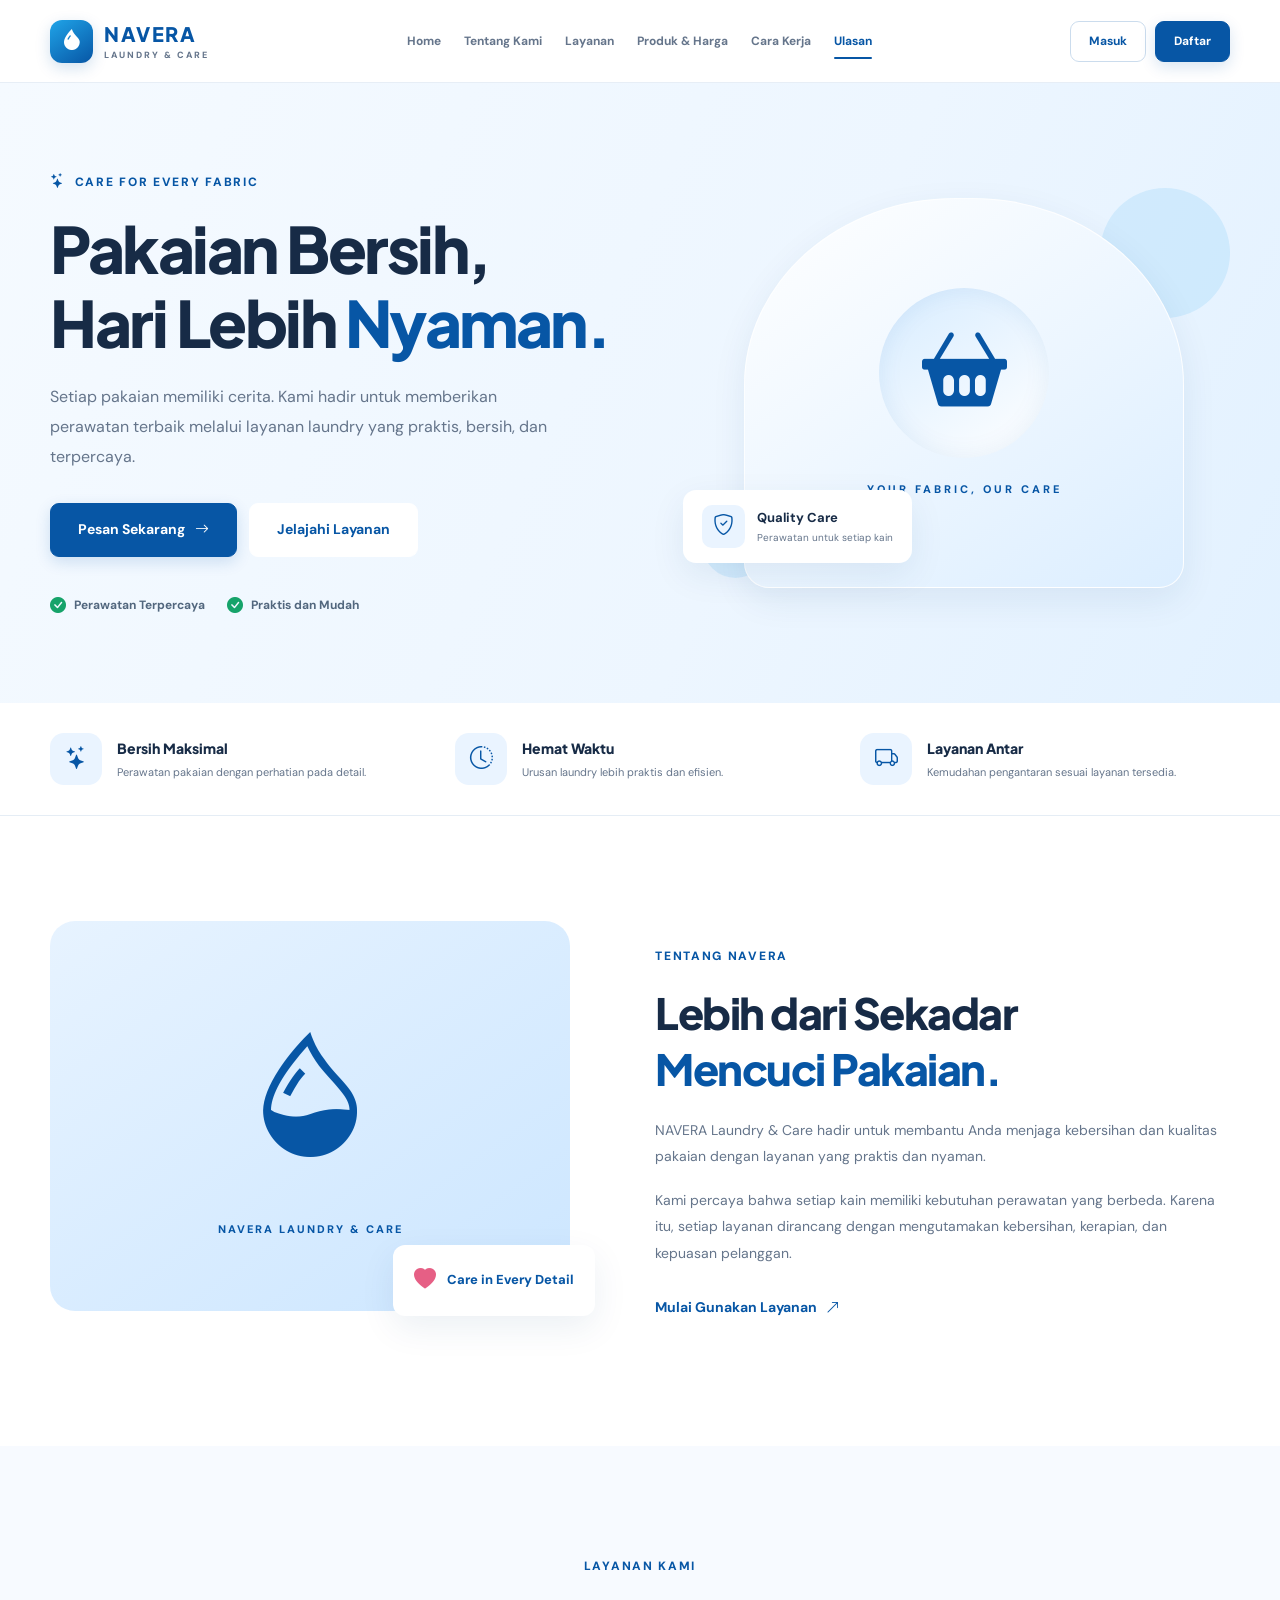
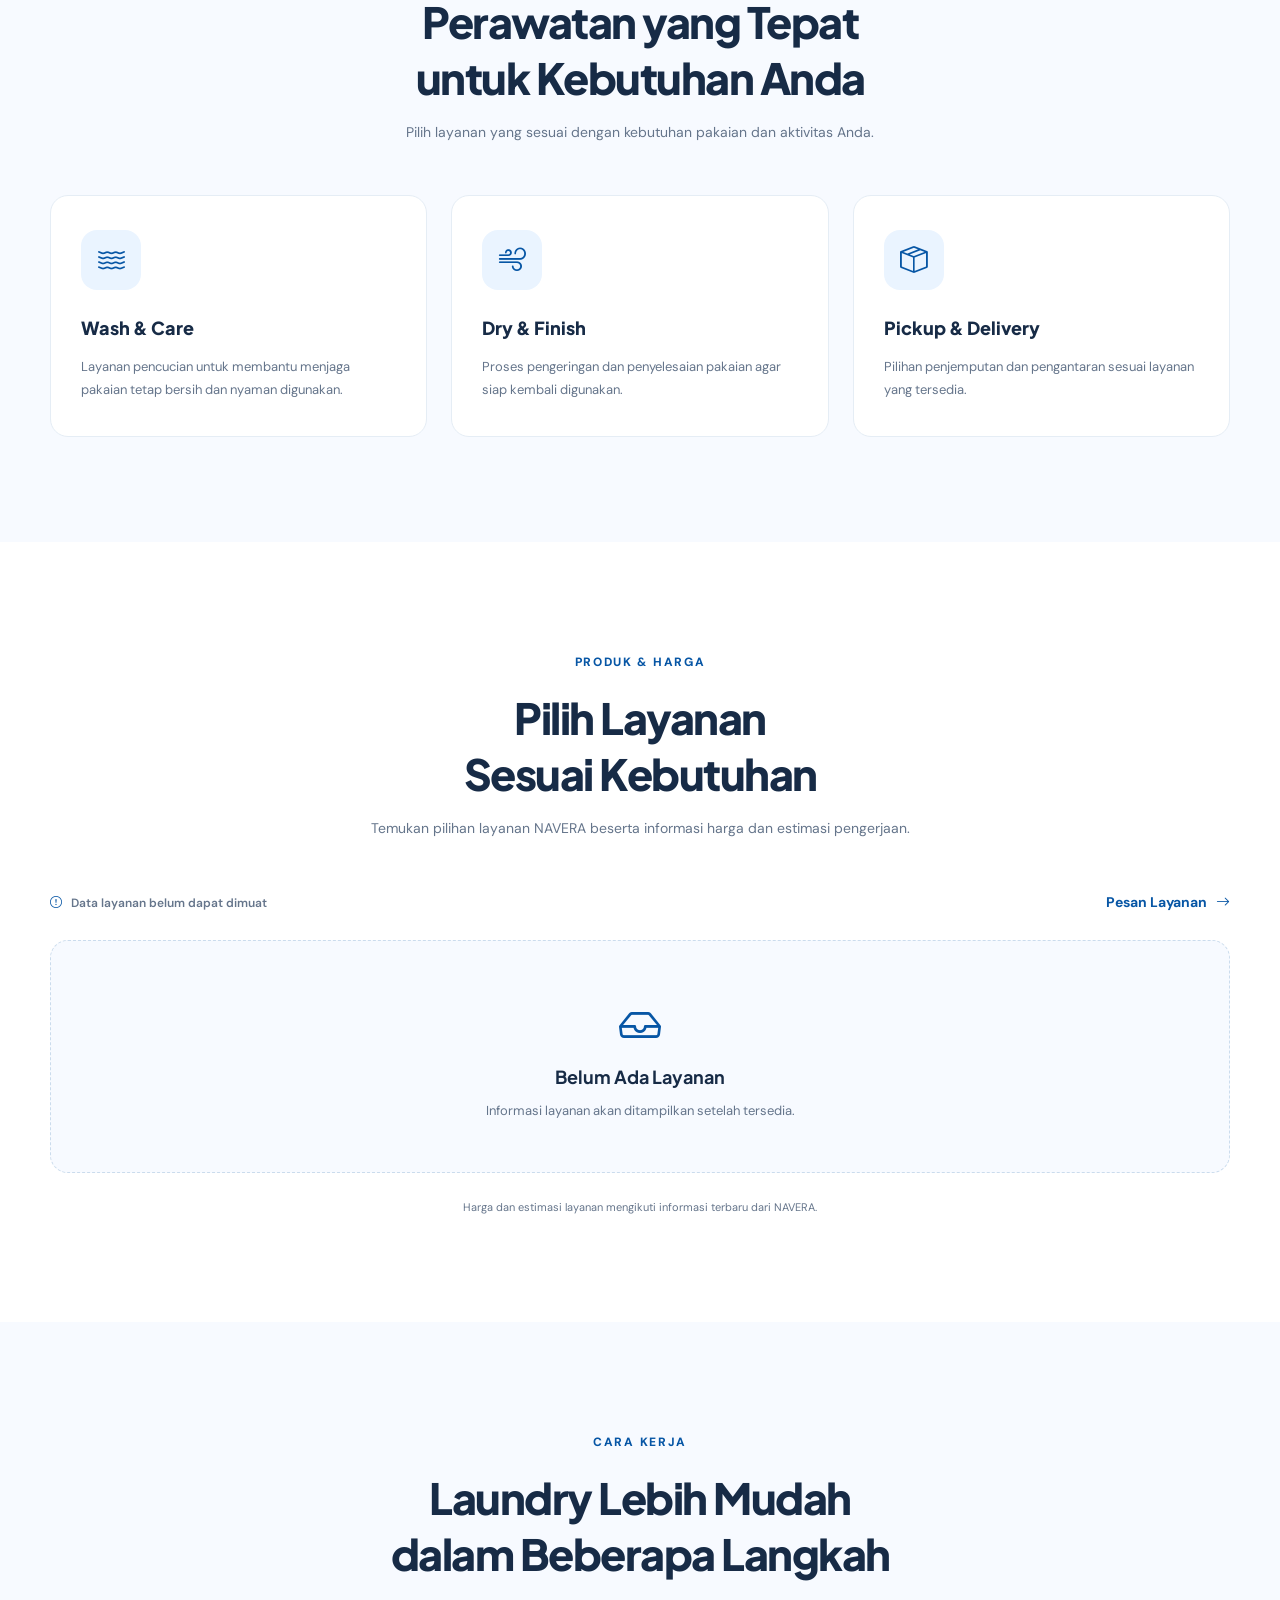
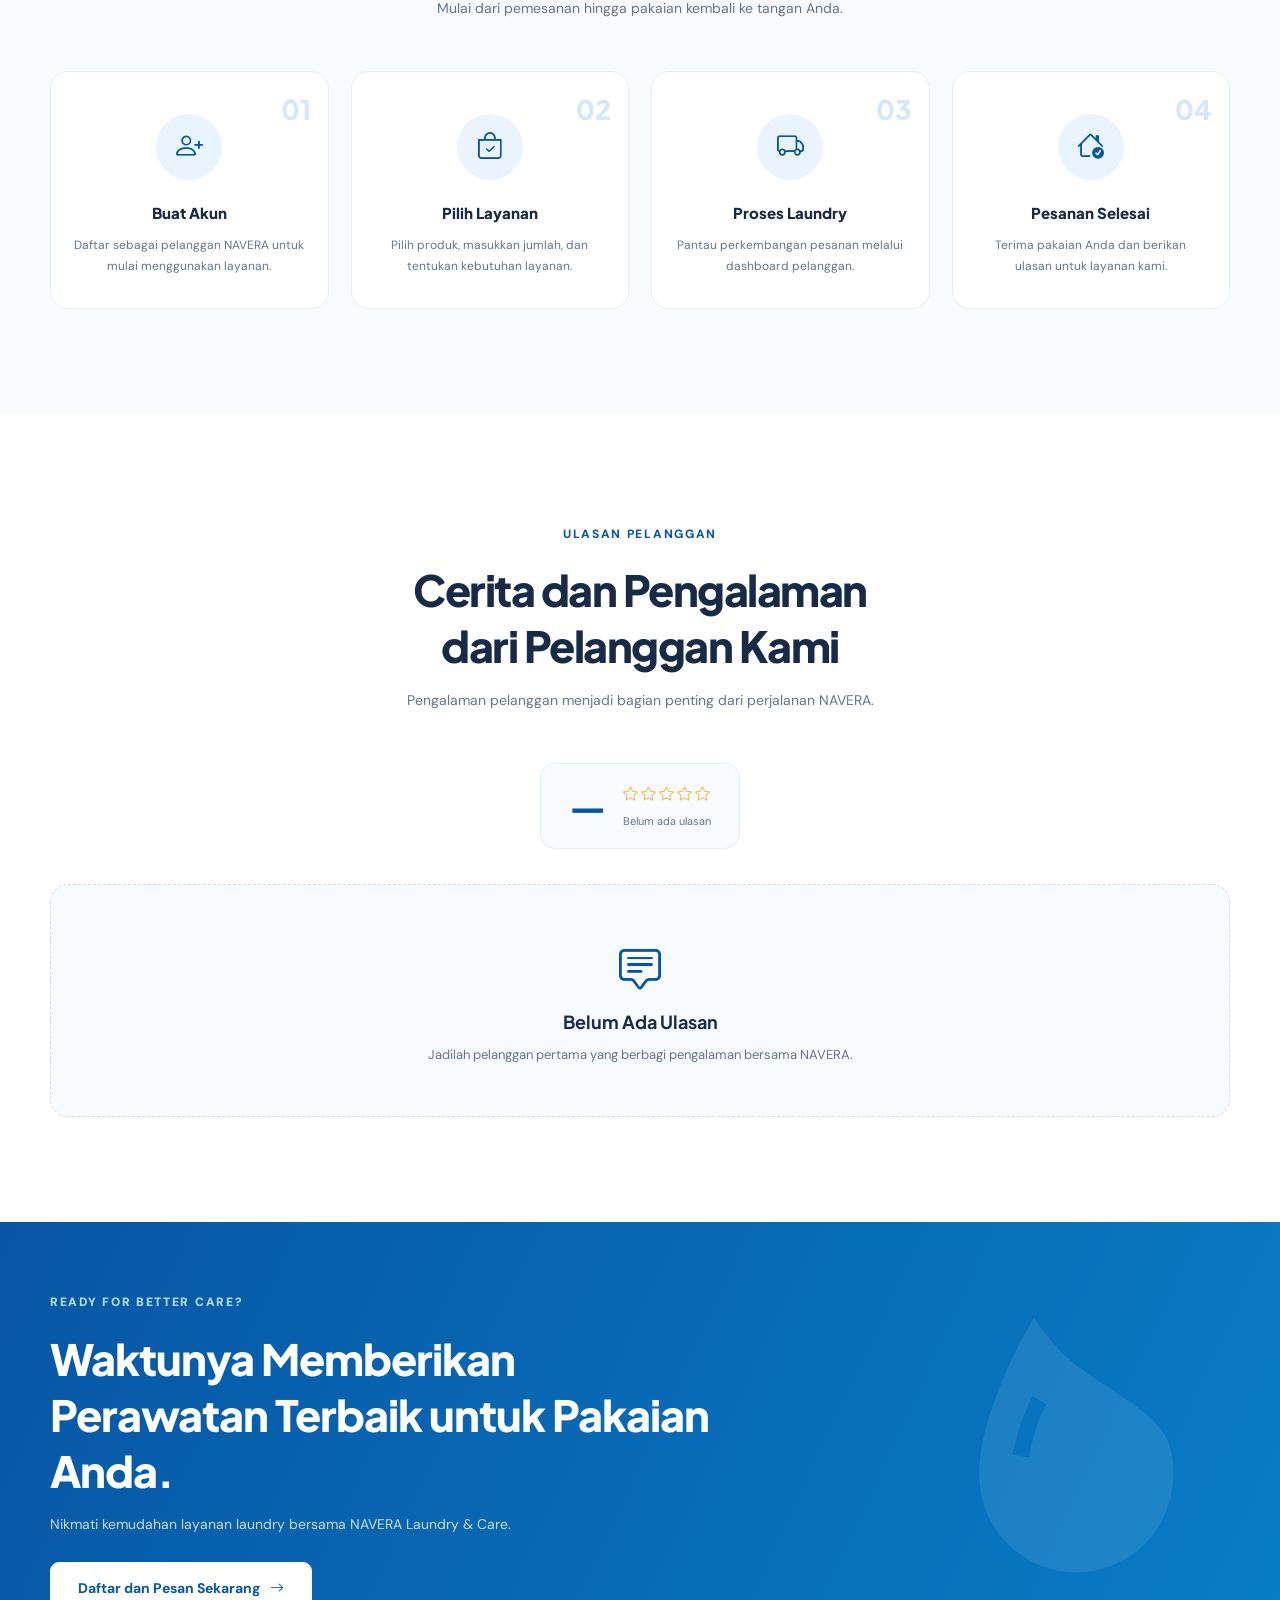
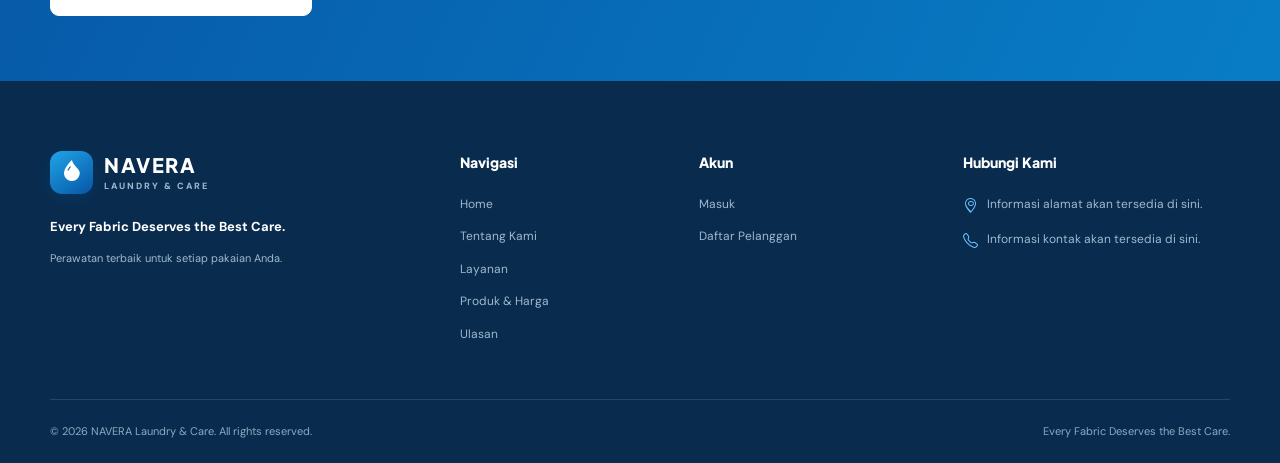
<file: index.html>
<!DOCTYPE html>
<html lang="id">
<head>
    <meta charset="UTF-8">
    <meta name="viewport" content="width=device-width, initial-scale=1.0">
    <meta name="theme-color" content="#0756a5">
    <meta name="description" content="NAVERA Laundry & Care - Every Fabric Deserves the Best Care. Layanan laundry profesional dengan perawatan terbaik untuk setiap pakaian Anda.">
    <title>NAVERA Laundry & Care</title>

    <link rel="preconnect" href="https://fonts.googleapis.com">
    <link rel="preconnect" href="https://fonts.gstatic.com" crossorigin>
    <link href="https://fonts.googleapis.com/css2?family=DM+Sans:wght@400;500;600;700;800&family=Plus+Jakarta+Sans:wght@400;500;600;700;800&display=swap" rel="stylesheet">

    <link rel="stylesheet" href="https://cdn.jsdelivr.net/npm/bootstrap-icons@1.11.3/font/bootstrap-icons.min.css">
    <link rel="stylesheet" href="index.css">
</head>
<body>

    <header class="site-header" id="home">
        <div class="container header-container">

            <a href="#home" class="brand">
                <span class="brand-icon">
                    <i class="bi bi-droplet-fill"></i>
                </span>
                <span class="brand-text">
                    <strong>NAVERA</strong>
                    <small>LAUNDRY & CARE</small>
                </span>
            </a>

            <button class="mobile-menu-toggle" id="mobileMenuToggle" type="button" aria-label="Buka menu navigasi" aria-expanded="false">
                <i class="bi bi-list"></i>
            </button>

            <nav class="main-navigation" id="mainNavigation">
                <a href="#home" class="nav-link active">Home</a>
                <a href="#about" class="nav-link">Tentang Kami</a>
                <a href="#services" class="nav-link">Layanan</a>
                <a href="#products" class="nav-link">Produk & Harga</a>
                <a href="#how-it-works" class="nav-link">Cara Kerja</a>
                <a href="#reviews" class="nav-link">Ulasan</a>

                <div class="nav-auth-mobile">
                    <a href="auth/login.html" class="btn btn-outline btn-block">Masuk</a>
                    <a href="auth/register.html" class="btn btn-primary btn-block">Daftar Sekarang</a>
                </div>
            </nav>

            <div class="header-actions">
                <a href="auth/login.html" class="btn btn-outline">Masuk</a>
                <a href="auth/register.html" class="btn btn-primary">Daftar</a>
            </div>

        </div>
    </header>

    <main>

        <section class="hero-section">
            <div class="container hero-container">

                <div class="hero-content">
                    <span class="section-label">
                        <i class="bi bi-stars"></i>
                        CARE FOR EVERY FABRIC
                    </span>

                    <h1>
                        Pakaian Bersih,<br>
                        Hari Lebih <span>Nyaman.</span>
                    </h1>

                    <p class="hero-description">
                        Setiap pakaian memiliki cerita. Kami hadir untuk memberikan perawatan terbaik melalui layanan laundry yang praktis, bersih, dan terpercaya.
                    </p>

                    <div class="hero-actions">
                        <a href="auth/register.html" class="btn btn-primary btn-large">
                            Pesan Sekarang
                            <i class="bi bi-arrow-right"></i>
                        </a>

                        <a href="#services" class="btn btn-light btn-large">
                            Jelajahi Layanan
                        </a>
                    </div>

                    <div class="hero-trust">
                        <div class="trust-item">
                            <i class="bi bi-check-circle-fill"></i>
                            <span>Perawatan Terpercaya</span>
                        </div>
                        <div class="trust-item">
                            <i class="bi bi-check-circle-fill"></i>
                            <span>Praktis dan Mudah</span>
                        </div>
                    </div>
                </div>

                <div class="hero-visual">
                    <div class="hero-image-placeholder">
                        <div class="hero-image-icon">
                            <i class="bi bi-basket2-fill"></i>
                        </div>
                        <span>YOUR FABRIC, OUR CARE</span>
                    </div>

                    <div class="hero-floating-card">
                        <div class="floating-icon">
                            <i class="bi bi-shield-check"></i>
                        </div>
                        <div>
                            <strong>Quality Care</strong>
                            <small>Perawatan untuk setiap kain</small>
                        </div>
                    </div>

                    <div class="hero-decoration hero-decoration-one"></div>
                    <div class="hero-decoration hero-decoration-two"></div>
                </div>

            </div>
        </section>

        <section class="benefits-section">
            <div class="container benefits-grid">

                <div class="benefit-item">
                    <div class="benefit-icon">
                        <i class="bi bi-stars"></i>
                    </div>
                    <div>
                        <h3>Bersih Maksimal</h3>
                        <p>Perawatan pakaian dengan perhatian pada detail.</p>
                    </div>
                </div>

                <div class="benefit-item">
                    <div class="benefit-icon">
                        <i class="bi bi-clock-history"></i>
                    </div>
                    <div>
                        <h3>Hemat Waktu</h3>
                        <p>Urusan laundry lebih praktis dan efisien.</p>
                    </div>
                </div>

                <div class="benefit-item">
                    <div class="benefit-icon">
                        <i class="bi bi-truck"></i>
                    </div>
                    <div>
                        <h3>Layanan Antar</h3>
                        <p>Kemudahan pengantaran sesuai layanan tersedia.</p>
                    </div>
                </div>

            </div>
        </section>

        <section class="about-section section-padding" id="about">
            <div class="container about-container">

                <div class="about-visual">
                    <div class="about-image-placeholder">
                        <i class="bi bi-droplet-half"></i>
                        <span>NAVERA LAUNDRY & CARE</span>
                    </div>

                    <div class="about-experience-card">
                        <i class="bi bi-heart-fill"></i>
                        <span>Care in Every Detail</span>
                    </div>
                </div>

                <div class="about-content">
                    <span class="section-label">TENTANG NAVERA</span>

                    <h2>
                        Lebih dari Sekadar<br>
                        <span>Mencuci Pakaian.</span>
                    </h2>

                    <p>
                        NAVERA Laundry & Care hadir untuk membantu Anda menjaga kebersihan dan kualitas pakaian dengan layanan yang praktis dan nyaman.
                    </p>

                    <p>
                        Kami percaya bahwa setiap kain memiliki kebutuhan perawatan yang berbeda. Karena itu, setiap layanan dirancang dengan mengutamakan kebersihan, kerapian, dan kepuasan pelanggan.
                    </p>

                    <a href="auth/register.html" class="text-link">
                        Mulai Gunakan Layanan
                        <i class="bi bi-arrow-up-right"></i>
                    </a>
                </div>

            </div>
        </section>

        <section class="services-section section-padding" id="services">
            <div class="container">

                <div class="section-heading">
                    <span class="section-label">LAYANAN KAMI</span>
                    <h2>Perawatan yang Tepat<br>untuk Kebutuhan Anda</h2>
                    <p>Pilih layanan yang sesuai dengan kebutuhan pakaian dan aktivitas Anda.</p>
                </div>

                <div class="services-grid">

                    <article class="service-card">
                        <div class="service-icon">
                            <i class="bi bi-water"></i>
                        </div>
                        <h3>Wash & Care</h3>
                        <p>Layanan pencucian untuk membantu menjaga pakaian tetap bersih dan nyaman digunakan.</p>
                    </article>

                    <article class="service-card">
                        <div class="service-icon">
                            <i class="bi bi-wind"></i>
                        </div>
                        <h3>Dry & Finish</h3>
                        <p>Proses pengeringan dan penyelesaian pakaian agar siap kembali digunakan.</p>
                    </article>

                    <article class="service-card">
                        <div class="service-icon">
                            <i class="bi bi-box-seam"></i>
                        </div>
                        <h3>Pickup & Delivery</h3>
                        <p>Pilihan penjemputan dan pengantaran sesuai layanan yang tersedia.</p>
                    </article>

                </div>

            </div>
        </section>

        <section class="products-section section-padding" id="products">
            <div class="container">

                <div class="section-heading">
                    <span class="section-label">PRODUK & HARGA</span>
                    <h2>Pilih Layanan<br>Sesuai Kebutuhan</h2>
                    <p>Temukan pilihan layanan NAVERA beserta informasi harga dan estimasi pengerjaan.</p>
                </div>

                <div class="product-toolbar">
                    <div class="product-status" id="productStatus">
                        <i class="bi bi-arrow-repeat"></i>
                        Memuat layanan...
                    </div>

                    <a href="auth/login.html" class="text-link">
                        Pesan Layanan
                        <i class="bi bi-arrow-right"></i>
                    </a>
                </div>

                <div class="products-grid" id="productsGrid">

                    <div class="product-loading">
                        <div class="loading-spinner"></div>
                        <p>Memuat daftar layanan NAVERA...</p>
                    </div>

                </div>

                <div class="empty-products" id="emptyProducts" hidden>
                    <i class="bi bi-inbox"></i>
                    <h3>Belum Ada Layanan</h3>
                    <p>Informasi layanan akan ditampilkan setelah tersedia.</p>
                </div>

                <div class="products-footer">
                    <p>
                        Harga dan estimasi layanan mengikuti informasi terbaru dari NAVERA.
                    </p>
                </div>

            </div>
        </section>

        <section class="how-section section-padding" id="how-it-works">
            <div class="container">

                <div class="section-heading">
                    <span class="section-label">CARA KERJA</span>
                    <h2>Laundry Lebih Mudah<br>dalam Beberapa Langkah</h2>
                    <p>Mulai dari pemesanan hingga pakaian kembali ke tangan Anda.</p>
                </div>

                <div class="steps-grid">

                    <div class="step-item">
                        <div class="step-number">01</div>
                        <div class="step-icon">
                            <i class="bi bi-person-plus"></i>
                        </div>
                        <h3>Buat Akun</h3>
                        <p>Daftar sebagai pelanggan NAVERA untuk mulai menggunakan layanan.</p>
                    </div>

                    <div class="step-item">
                        <div class="step-number">02</div>
                        <div class="step-icon">
                            <i class="bi bi-bag-check"></i>
                        </div>
                        <h3>Pilih Layanan</h3>
                        <p>Pilih produk, masukkan jumlah, dan tentukan kebutuhan layanan.</p>
                    </div>

                    <div class="step-item">
                        <div class="step-number">03</div>
                        <div class="step-icon">
                            <i class="bi bi-truck"></i>
                        </div>
                        <h3>Proses Laundry</h3>
                        <p>Pantau perkembangan pesanan melalui dashboard pelanggan.</p>
                    </div>

                    <div class="step-item">
                        <div class="step-number">04</div>
                        <div class="step-icon">
                            <i class="bi bi-house-check"></i>
                        </div>
                        <h3>Pesanan Selesai</h3>
                        <p>Terima pakaian Anda dan berikan ulasan untuk layanan kami.</p>
                    </div>

                </div>

            </div>
        </section>

        <section class="reviews-section section-padding" id="reviews">
            <div class="container">

                <div class="section-heading">
                    <span class="section-label">ULASAN PELANGGAN</span>
                    <h2>Cerita dan Pengalaman<br>dari Pelanggan Kami</h2>
                    <p>Pengalaman pelanggan menjadi bagian penting dari perjalanan NAVERA.</p>
                </div>

                <div class="review-summary" id="reviewSummary">
                    <div class="review-summary-rating">
                        <strong id="averageRating">—</strong>
                        <div>
                            <div class="review-stars" id="averageStars">
                                <i class="bi bi-star"></i>
                                <i class="bi bi-star"></i>
                                <i class="bi bi-star"></i>
                                <i class="bi bi-star"></i>
                                <i class="bi bi-star"></i>
                            </div>
                            <small id="totalReviews">Belum ada ulasan</small>
                        </div>
                    </div>
                </div>

                <div class="reviews-grid" id="reviewsGrid">
                    <div class="review-loading">
                        <i class="bi bi-chat-square-heart"></i>
                        <p>Memuat ulasan pelanggan...</p>
                    </div>
                </div>

                <div class="empty-reviews" id="emptyReviews" hidden>
                    <i class="bi bi-chat-square-text"></i>
                    <h3>Belum Ada Ulasan</h3>
                    <p>Jadilah pelanggan pertama yang berbagi pengalaman bersama NAVERA.</p>
                </div>

            </div>
        </section>

        <section class="cta-section">
            <div class="container cta-container">

                <div class="cta-content">
                    <span class="section-label">READY FOR BETTER CARE?</span>
                    <h2>Waktunya Memberikan<br>Perawatan Terbaik untuk Pakaian Anda.</h2>
                    <p>Nikmati kemudahan layanan laundry bersama NAVERA Laundry & Care.</p>

                    <a href="auth/register.html" class="btn btn-white btn-large">
                        Daftar dan Pesan Sekarang
                        <i class="bi bi-arrow-right"></i>
                    </a>
                </div>

                <div class="cta-decoration">
                    <i class="bi bi-droplet-fill"></i>
                </div>

            </div>
        </section>

    </main>

    <footer class="site-footer">
        <div class="container">

            <div class="footer-main">

                <div class="footer-brand">
                    <a href="#home" class="brand footer-logo">
                        <span class="brand-icon">
                            <i class="bi bi-droplet-fill"></i>
                        </span>
                        <span class="brand-text">
                            <strong>NAVERA</strong>
                            <small>LAUNDRY & CARE</small>
                        </span>
                    </a>

                    <p>Every Fabric Deserves the Best Care.</p>
                    <span>Perawatan terbaik untuk setiap pakaian Anda.</span>
                </div>

                <div class="footer-column">
                    <h3>Navigasi</h3>
                    <a href="#home">Home</a>
                    <a href="#about">Tentang Kami</a>
                    <a href="#services">Layanan</a>
                    <a href="#products">Produk & Harga</a>
                    <a href="#reviews">Ulasan</a>
                </div>

                <div class="footer-column">
                    <h3>Akun</h3>
                    <a href="auth/login.html">Masuk</a>
                    <a href="auth/register.html">Daftar Pelanggan</a>
                </div>

                <div class="footer-column footer-contact">
                    <h3>Hubungi Kami</h3>
                    <div id="footerContact">
                        <p><i class="bi bi-geo-alt"></i> Informasi alamat akan tersedia di sini.</p>
                        <p><i class="bi bi-telephone"></i> Informasi kontak akan tersedia di sini.</p>
                    </div>
                </div>

            </div>

            <div class="footer-bottom">
                <p>© <span id="currentYear"></span> NAVERA Laundry & Care. All rights reserved.</p>
                <p>Every Fabric Deserves the Best Care.</p>
            </div>

        </div>
    </footer>

    <a href="#home" class="back-to-top" id="backToTop" aria-label="Kembali ke atas">
        <i class="bi bi-arrow-up"></i>
    </a>

    <div class="toast-container" id="toastContainer" aria-live="polite"></div>

    <script src="shared/config.js"></script>
    <script src="shared/api.js?v=review-persist-check"></script>
    <script src="shared/utils.js"></script>
    <script src="index.js"></script>

</body>
</html>
</file>
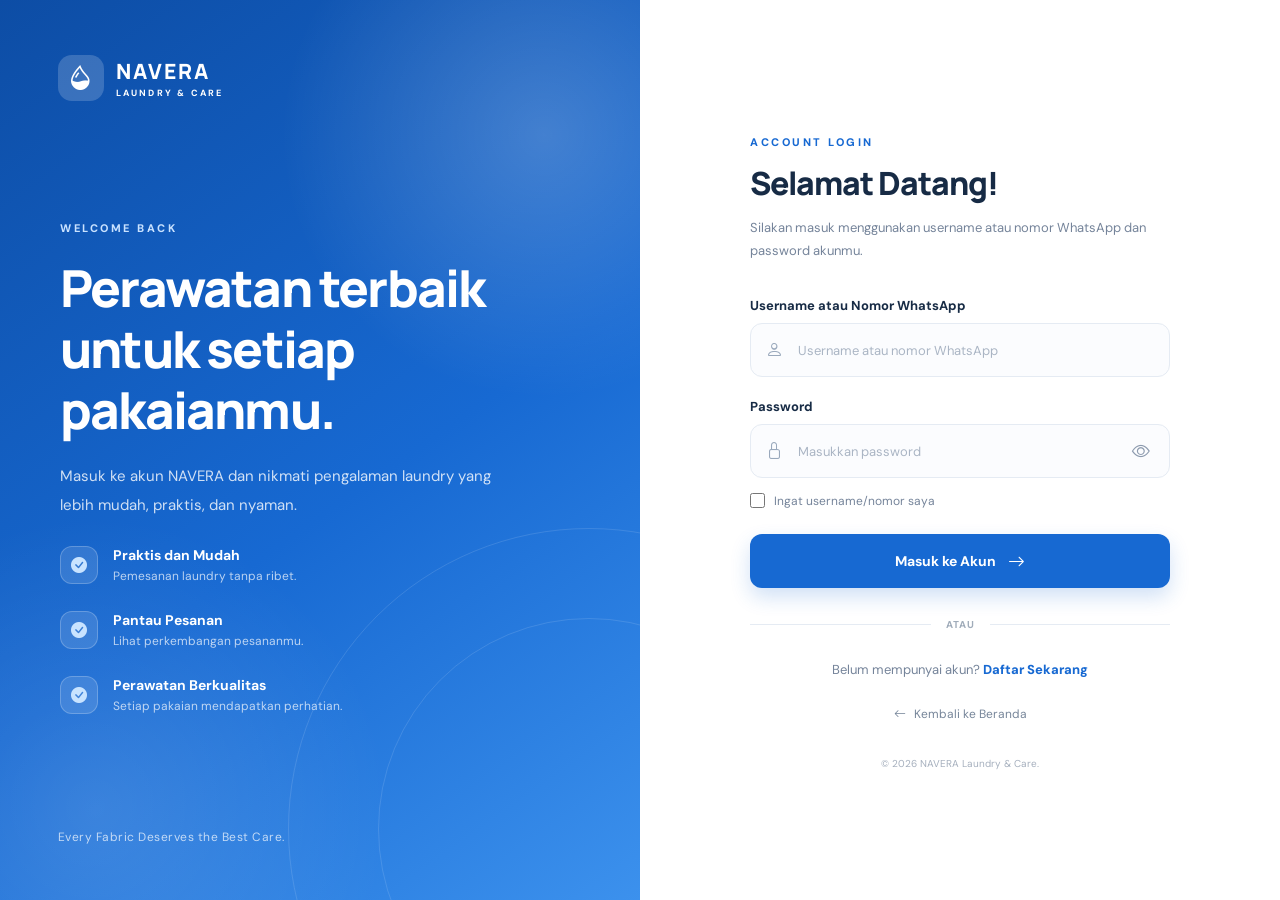
<file: admin/admin.html>
<!DOCTYPE html>
<html lang="id">
<head>
  <meta charset="UTF-8">
  <meta name="viewport" content="width=device-width, initial-scale=1.0">
  <meta name="theme-color" content="#1769d2">
  <title>Admin Dashboard | NAVERA</title>
  <link rel="preconnect" href="https://fonts.googleapis.com">
  <link rel="preconnect" href="https://fonts.gstatic.com" crossorigin>
  <link href="https://fonts.googleapis.com/css2?family=DM+Sans:wght@400;500;600;700;800&family=Manrope:wght@400;500;600;700;800&display=swap" rel="stylesheet">
  <link rel="stylesheet" href="https://cdn.jsdelivr.net/npm/bootstrap-icons@1.11.3/font/bootstrap-icons.min.css">
  <link rel="stylesheet" href="admin.css">
</head>
<body>

  <div id="adminLoginScreen" class="role-login-screen" hidden>
    <div class="role-login-card">
      <div class="role-login-icon"><i class="bi bi-shield-lock"></i></div>
      <h2>Admin NAVERA</h2>
      <p>Silakan masuk untuk mengakses dashboard pengelola.</p>
      <form id="adminLoginForm">
        <label for="adminLoginPhone">Nomor WhatsApp</label>
        <input id="adminLoginPhone" type="tel" required autocomplete="tel">
        <label for="adminLoginPassword">Password</label>
        <input id="adminLoginPassword" type="password" required autocomplete="current-password">
        <button type="submit" id="adminLoginButton">Masuk Dashboard</button>
        <div id="adminLoginMessage" class="form-message" aria-live="polite"></div>
      </form>
      <a href="../index.html">Kembali ke halaman utama</a>
    </div>
  </div>

  <div id="adminApp" class="role-app" hidden>
    <aside id="adminSidebar" class="sidebar">
      <a href="../index.html" class="sidebar-brand">
        <span class="sidebar-logo"><i class="bi bi-droplet-half"></i></span>
        <span><strong>NAVERA</strong><small>LAUNDRY & CARE</small></span>
      </a>

      <div class="sidebar-profile">
        <div class="profile-avatar" id="adminAvatar">A</div>
        <div>
          <strong id="adminName">Administrator</strong>
          <small>Administrator</small>
        </div>
      </div>

      <nav class="sidebar-nav">
        <span class="nav-label">MENU UTAMA</span>
        <button class="sidebar-link active" data-page="dashboard"><i class="bi bi-grid"></i><span>Dashboard</span></button>
        <button class="sidebar-link" data-page="orders"><i class="bi bi-receipt"></i><span>Pesanan</span><span id="pendingOrderBadge" class="nav-badge">0</span></button>
        <button class="sidebar-link" data-page="products"><i class="bi bi-box-seam"></i><span>Produk & Layanan</span></button>

        <span class="nav-label">MANAJEMEN</span>
        <button class="sidebar-link" data-page="customers"><i class="bi bi-people"></i><span>Pembeli</span></button>
        <button class="sidebar-link" data-page="staff"><i class="bi bi-person-gear"></i><span>Staff Operasional</span></button>
        <button class="sidebar-link" data-page="payments"><i class="bi bi-wallet2"></i><span>Pembayaran</span></button>
        <button class="sidebar-link" data-page="reviews"><i class="bi bi-star"></i><span>Ulasan</span></button>

        <span class="nav-label">LAINNYA</span>
        <button class="sidebar-link" data-page="settings"><i class="bi bi-gear"></i><span>Pengaturan</span></button>
      </nav>

      <div class="sidebar-bottom">
        <a href="../index.html" class="sidebar-link"><i class="bi bi-house"></i><span>Lihat Website</span></a>
        <button id="adminLogoutButton" class="sidebar-link logout-link"><i class="bi bi-box-arrow-right"></i><span>Keluar</span></button>
      </div>
    </aside>

    <div id="adminSidebarOverlay" class="sidebar-overlay"></div>

    <main class="role-main">
      <header class="topbar">
        <div class="topbar-left">
          <button id="adminMenuToggle" class="menu-toggle" aria-label="Buka menu"><i class="bi bi-list"></i></button>
          <div>
            <h1 id="adminPageTitle">Dashboard</h1>
            <p>Selamat datang di NAVERA Laundry & Care.</p>
          </div>
        </div>
        <div class="topbar-right">
          <span class="topbar-date" id="adminCurrentDate"></span>
          <div class="topbar-user">
            <span id="adminTopName">Admin</span>
            <div class="profile-avatar small-avatar" id="adminTopAvatar">A</div>
          </div>
        </div>
      </header>

      <div class="role-content">
        <section id="adminPageDashboard" class="admin-page active" data-page="dashboard">
          <div class="welcome-banner">
            <div>
              <span>ADMIN OVERVIEW</span>
              <h2>Kelola NAVERA dengan lebih mudah.</h2>
              <p>Pantau aktivitas laundry dan seluruh pesanan dalam satu tempat.</p>
            </div>
            <i class="bi bi-droplet-half"></i>
          </div>

          <div class="stats-grid">
            <article class="stat-card"><span>Total Pesanan</span><strong id="adminStatOrders">0</strong><i class="bi bi-receipt"></i></article>
            <article class="stat-card"><span>Pesanan Aktif</span><strong id="adminStatActiveOrders">0</strong><i class="bi bi-arrow-repeat"></i></article>
            <article class="stat-card"><span>Total Pembeli</span><strong id="adminStatCustomers">0</strong><i class="bi bi-people"></i></article>
            <article class="stat-card"><span>Total Pendapatan</span><strong id="adminStatRevenue">Rp0</strong><i class="bi bi-cash-stack"></i></article>
          </div>

          <div class="content-grid">
            <section class="panel-card">
              <div class="panel-heading">
                <div><h3>Pesanan Terbaru</h3><p>Aktivitas pesanan terkini.</p></div>
                <button class="text-button" data-open-page="orders">Lihat Semua</button>
              </div>
              <div class="table-responsive">
                <table>
                  <thead><tr><th>Kode</th><th>Pembeli</th><th>Total</th><th>Status</th></tr></thead>
                  <tbody id="adminRecentOrders"><tr><td colspan="4">Memuat data...</td></tr></tbody>
                </table>
              </div>
            </section>

            <section class="panel-card">
              <div class="panel-heading"><div><h3>Ringkasan</h3><p>Informasi operasional.</p></div></div>
              <div class="summary-list">
                <div><span>Menunggu Persetujuan</span><strong id="adminWaitingOrders">0</strong></div>
                <div><span>Menunggu Pembayaran</span><strong id="adminWaitingPayments">0</strong></div>
                <div><span>Staff Aktif</span><strong id="adminActiveStaff">0</strong></div>
                <div><span>Produk Aktif</span><strong id="adminActiveProducts">0</strong></div>
              </div>
            </section>
          </div>
        </section>

        <section id="adminPageOrders" class="admin-page" data-page="orders">
          <div class="page-toolbar">
            <div><h2>Manajemen Pesanan</h2><p>Periksa, kelola, dan tugaskan pesanan pelanggan.</p></div>
            <button class="primary-button" id="refreshOrdersButton"><i class="bi bi-arrow-clockwise"></i> Perbarui</button>
          </div>
          <div class="filter-bar">
            <input type="search" id="orderSearch" placeholder="Cari kode atau nama pembeli...">
            <select id="orderStatusFilter"><option value="">Semua Status</option></select>
          </div>
          <div class="panel-card table-responsive">
            <table><thead><tr><th>Kode Pesanan</th><th>Pembeli</th><th>Tanggal</th><th>Total</th><th>Status</th><th>Aksi</th></tr></thead><tbody id="adminOrdersTable"><tr><td colspan="6">Memuat data...</td></tr></tbody></table>
          </div>
        </section>

        <section id="adminPageProducts" class="admin-page" data-page="products">
          <div class="page-toolbar">
            <div><h2>Produk & Layanan</h2><p>Kelola daftar layanan laundry dan harga.</p></div>
            <button class="primary-button" id="addProductButton"><i class="bi bi-plus-lg"></i> Tambah Produk</button>
          </div>
          <div id="adminProductsGrid" class="management-grid"></div>
        </section>

        <section id="adminPageCustomers" class="admin-page" data-page="customers">
          <div class="page-toolbar"><div><h2>Data Pembeli</h2><p>Informasi pelanggan NAVERA.</p></div></div>
          <div class="filter-bar"><input type="search" id="customerSearch" placeholder="Cari nama atau nomor WhatsApp..."></div>
          <div class="panel-card table-responsive">
            <table><thead><tr><th>Nama</th><th>Nomor WhatsApp</th><th>Alamat</th><th>Status</th><th>Email</th></tr></thead><tbody id="adminCustomersTable"><tr><td colspan="5">Memuat data...</td></tr></tbody></table>
          </div>
        </section>

        <section id="adminPageStaff" class="admin-page" data-page="staff">
          <div class="page-toolbar">
            <div><h2>Staff Operasional</h2><p>Kelola akun staff yang memproses pesanan di outlet.</p></div>
            <button class="primary-button" id="addStaffButton"><i class="bi bi-plus-lg"></i> Tambah Staff</button>
          </div>
          <div class="panel-card table-responsive">
            <table><thead><tr><th>Nama</th><th>Nomor WhatsApp</th><th>Alamat</th><th>Status</th><th>Aksi</th></tr></thead><tbody id="adminStaffTable"><tr><td colspan="5">Memuat data...</td></tr></tbody></table>
          </div>
        </section>

        <section id="adminPagePayments" class="admin-page" data-page="payments">
          <div class="page-toolbar">
            <div><h2>Pembayaran</h2><p>Verifikasi pembayaran dan kelola rekening serta QRIS.</p></div>
            <button class="primary-button" id="addPaymentMethodButton"><i class="bi bi-plus-lg"></i> Metode Pembayaran</button>
          </div>
          <div class="stats-grid">
            <article class="stat-card"><span>Menunggu Verifikasi</span><strong id="paymentWaitingCount">0</strong></article>
            <article class="stat-card"><span>Pembayaran Berhasil</span><strong id="paymentSuccessCount">0</strong></article>
          </div>
          <div class="panel-card table-responsive">
            <table><thead><tr><th>Kode Pesanan</th><th>Metode</th><th>Jumlah</th><th>Status</th><th>Aksi</th></tr></thead><tbody id="adminPaymentsTable"><tr><td colspan="5">Memuat data...</td></tr></tbody></table>
          </div>
          <div class="panel-card">
            <div class="panel-heading"><div><h3>Metode Pembayaran</h3><p>Rekening bank dan QRIS NAVERA.</p></div></div>
            <div id="adminPaymentMethods"></div>
          </div>
        </section>

        <section id="adminPageReviews" class="admin-page" data-page="reviews">
          <div class="page-toolbar"><div><h2>Ulasan Pembeli</h2><p>Kelola ulasan yang ditampilkan secara publik.</p></div></div>
          <div id="adminReviewsList" class="management-grid"></div>
        </section>

        <section id="adminPageSettings" class="admin-page" data-page="settings">
          <div class="page-toolbar"><div><h2>Pengaturan Bisnis</h2><p>Atur informasi resmi NAVERA Laundry & Care.</p></div></div>
          <div class="panel-card">
            <form id="adminSettingsForm" class="settings-form">
              <label>Nama Usaha<input type="text" id="settingBusinessName" name="businessName" required></label>
              <label>Tagline<input type="text" id="settingTagline" name="tagline"></label>
              <label>Nomor WhatsApp<input type="tel" id="settingPhone" name="phone"></label>
              <label>Alamat Usaha<textarea id="settingAddress" name="address" rows="3"></textarea></label>
              <label>Jam Operasional<input type="text" id="settingHours" name="hours"></label>
              <label>Logo Usaha<input type="file" id="settingLogo" accept="image/*"></label>
              <button type="submit" class="primary-button">Simpan Pengaturan</button>
            </form>
          </div>
        </section>
      </div>
    </main>
  </div>

  <div id="adminModal" class="modal" hidden>
    <div class="modal-backdrop" data-close-modal></div>
    <div class="modal-dialog">
      <div class="modal-heading"><h3 id="adminModalTitle">Formulir</h3><button type="button" data-close-modal aria-label="Tutup"><i class="bi bi-x-lg"></i></button></div>
      <div id="adminModalBody"></div>
    </div>
  </div>

  <div id="adminToastContainer" class="toast-container"></div>
  <div id="adminLoading" class="loading-overlay" hidden><div class="loading-spinner"></div><p>Memproses...</p></div>

  <script src="../shared/config.js"></script>
  <script src="../shared/api.js?v=review-persist-check"></script>
  <script src="../shared/utils.js"></script>
  <script src="admin.js"></script>
</body>
</html>
</file>
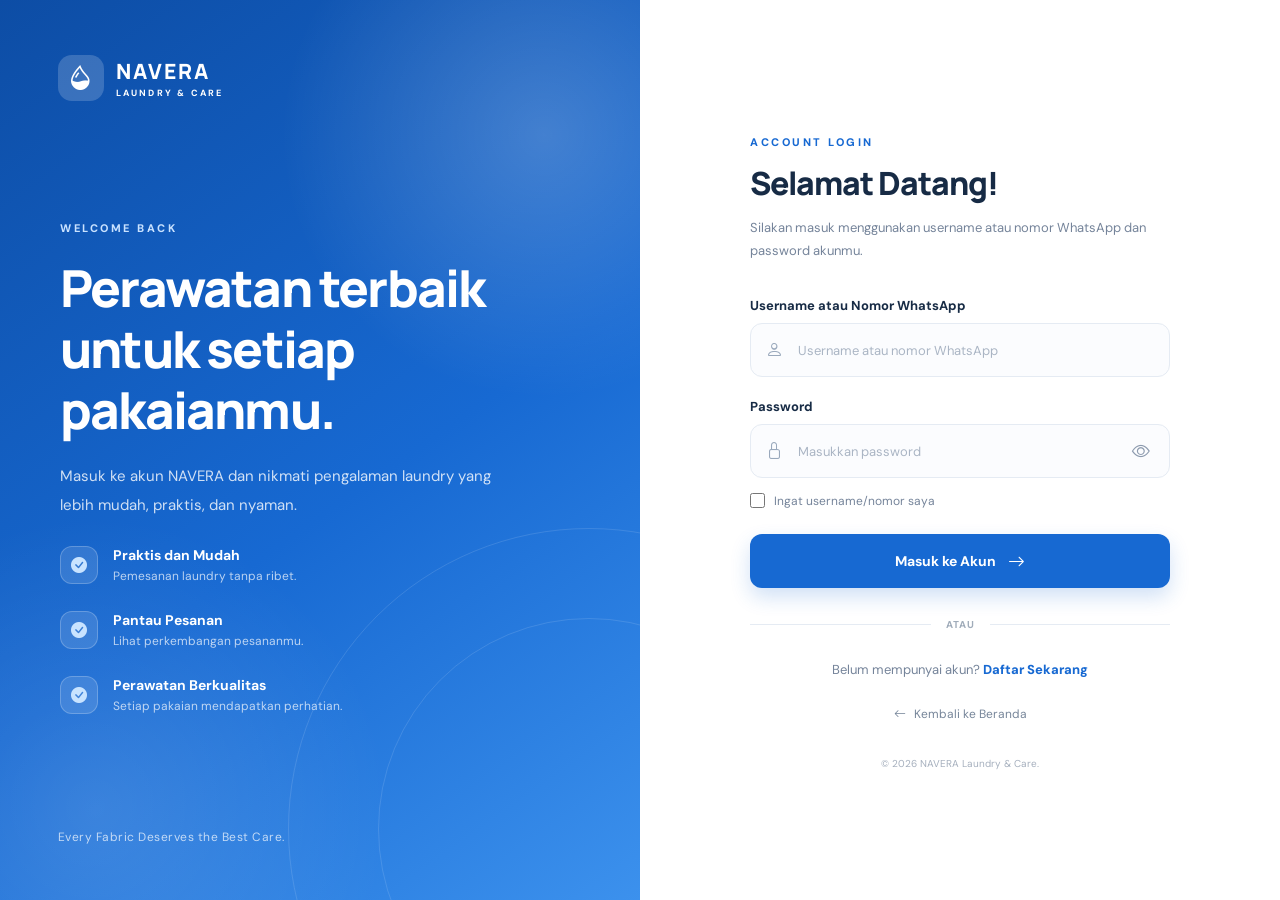
<file: auth/login.html>
<!DOCTYPE html>
<html lang="id">
<head>
  <meta charset="UTF-8">
  <meta name="viewport" content="width=device-width, initial-scale=1.0">
  <meta name="theme-color" content="#1769d2">
  <title>Login | NAVERA Laundry & Care</title>
  <link rel="icon" href="../assets/logo/logo.png">
  <link rel="preconnect" href="https://fonts.googleapis.com">
  <link rel="preconnect" href="https://fonts.gstatic.com" crossorigin>
  <link href="https://fonts.googleapis.com/css2?family=DM+Sans:wght@400;500;600;700;800&family=Manrope:wght@400;500;600;700;800&display=swap" rel="stylesheet">
  <link rel="stylesheet" href="https://cdn.jsdelivr.net/npm/bootstrap-icons@1.11.3/font/bootstrap-icons.min.css">
  <link rel="stylesheet" href="auth.css">
</head>
<body class="auth-page">

  <main class="auth-wrapper">
    <section class="auth-visual">
      <a href="../index.html" class="auth-brand">
        <span class="brand-icon"><i class="bi bi-droplet-half"></i></span>
        <span>
          <strong>NAVERA</strong>
          <small>LAUNDRY & CARE</small>
        </span>
      </a>

      <div class="visual-content">
        <span class="visual-label">WELCOME BACK</span>
        <h1>Perawatan terbaik untuk setiap pakaianmu.</h1>
        <p>Masuk ke akun NAVERA dan nikmati pengalaman laundry yang lebih mudah, praktis, dan nyaman.</p>

        <div class="visual-feature">
          <span><i class="bi bi-check-circle-fill"></i></span>
          <div>
            <strong>Praktis dan Mudah</strong>
            <small>Pemesanan laundry tanpa ribet.</small>
          </div>
        </div>

        <div class="visual-feature">
          <span><i class="bi bi-check-circle-fill"></i></span>
          <div>
            <strong>Pantau Pesanan</strong>
            <small>Lihat perkembangan pesananmu.</small>
          </div>
        </div>

        <div class="visual-feature">
          <span><i class="bi bi-check-circle-fill"></i></span>
          <div>
            <strong>Perawatan Berkualitas</strong>
            <small>Setiap pakaian mendapatkan perhatian.</small>
          </div>
        </div>
      </div>

      <div class="visual-footer">
        Every Fabric Deserves the Best Care.
      </div>
    </section>

    <section class="auth-form-section">
      <div class="auth-form-container">
        <a href="../index.html" class="mobile-brand">
          <span class="brand-icon"><i class="bi bi-droplet-half"></i></span>
          <span><strong>NAVERA</strong><small>LAUNDRY & CARE</small></span>
        </a>

        <div class="form-heading">
          <span class="form-eyebrow">ACCOUNT LOGIN</span>
          <h2>Selamat Datang!</h2>
          <p>Silakan masuk menggunakan username atau nomor WhatsApp dan password akunmu.</p>
        </div>

        <form id="loginForm" class="auth-form">
          <div class="form-group">
            <label for="loginPhone">Username atau Nomor WhatsApp</label>
            <div class="input-wrapper">
              <i class="bi bi-person"></i>
              <input
                type="text"
                id="loginPhone"
                name="identifier"
                placeholder="Username atau nomor WhatsApp"
                autocomplete="username"
                required
              >
            </div>
          </div>

          <div class="form-group">
            <label for="loginPassword">Password</label>
            <div class="input-wrapper">
              <i class="bi bi-lock"></i>
              <input
                type="password"
                id="loginPassword"
                name="password"
                placeholder="Masukkan password"
                autocomplete="current-password"
                required
              >
              <button type="button" class="password-toggle" data-password-toggle="loginPassword" aria-label="Tampilkan password">
                <i class="bi bi-eye"></i>
              </button>
            </div>
          </div>

          <div class="form-options">
            <label class="remember-option">
              <input type="checkbox" id="rememberPhone">
              <span>Ingat username/nomor saya</span>
            </label>
          </div>

          <button type="submit" class="auth-submit" id="loginButton">
            <span>Masuk ke Akun</span>
            <i class="bi bi-arrow-right"></i>
          </button>

          <div id="loginMessage" class="form-message" aria-live="polite"></div>
        </form>

        <div class="auth-divider"><span>ATAU</span></div>

        <p class="auth-switch">
          Belum mempunyai akun?
          <a href="register.html">Daftar Sekarang</a>
        </p>

        <a href="../index.html" class="back-home">
          <i class="bi bi-arrow-left"></i> Kembali ke Beranda
        </a>

        <p class="auth-copyright">© <span id="authYear"></span> NAVERA Laundry & Care.</p>
      </div>
    </section>
  </main>

  <div id="toastContainer" class="toast-container"></div>

  <script src="../shared/config.js"></script>
  <script src="../shared/api.js?v=review-persist-check"></script>
  <script src="../shared/utils.js"></script>
  <script src="auth.js"></script>
</body>
</html>
</file>
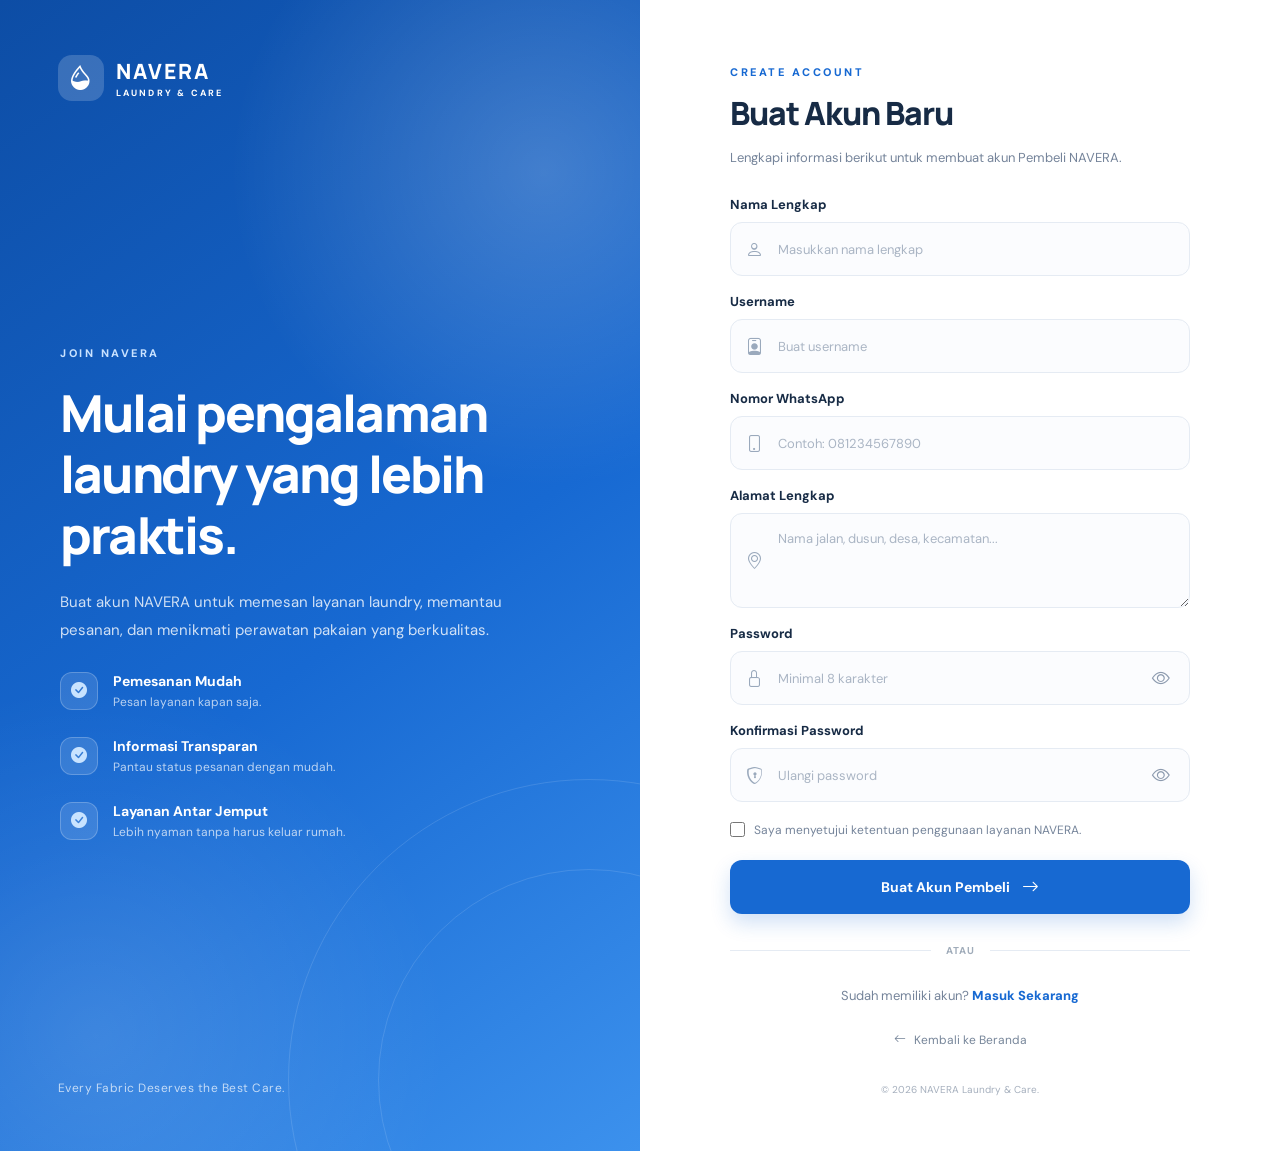
<file: auth/register.html>
<!DOCTYPE html>
<html lang="id">
<head>
  <meta charset="UTF-8">
  <meta name="viewport" content="width=device-width, initial-scale=1.0">
  <meta name="theme-color" content="#1769d2">
  <title>Daftar Akun | NAVERA Laundry & Care</title>
  <link rel="icon" href="../assets/logo/logo.png">
  <link rel="preconnect" href="https://fonts.googleapis.com">
  <link rel="preconnect" href="https://fonts.gstatic.com" crossorigin>
  <link href="https://fonts.googleapis.com/css2?family=DM+Sans:wght@400;500;600;700;800&family=Manrope:wght@400;500;600;700;800&display=swap" rel="stylesheet">
  <link rel="stylesheet" href="https://cdn.jsdelivr.net/npm/bootstrap-icons@1.11.3/font/bootstrap-icons.min.css">
  <link rel="stylesheet" href="auth.css">
</head>
<body class="auth-page register-page">

  <main class="auth-wrapper">
    <section class="auth-visual">
      <a href="../index.html" class="auth-brand">
        <span class="brand-icon"><i class="bi bi-droplet-half"></i></span>
        <span>
          <strong>NAVERA</strong>
          <small>LAUNDRY & CARE</small>
        </span>
      </a>

      <div class="visual-content">
        <span class="visual-label">JOIN NAVERA</span>
        <h1>Mulai pengalaman laundry yang lebih praktis.</h1>
        <p>Buat akun NAVERA untuk memesan layanan laundry, memantau pesanan, dan menikmati perawatan pakaian yang berkualitas.</p>

        <div class="visual-feature">
          <span><i class="bi bi-check-circle-fill"></i></span>
          <div>
            <strong>Pemesanan Mudah</strong>
            <small>Pesan layanan kapan saja.</small>
          </div>
        </div>

        <div class="visual-feature">
          <span><i class="bi bi-check-circle-fill"></i></span>
          <div>
            <strong>Informasi Transparan</strong>
            <small>Pantau status pesanan dengan mudah.</small>
          </div>
        </div>

        <div class="visual-feature">
          <span><i class="bi bi-check-circle-fill"></i></span>
          <div>
            <strong>Layanan Antar Jemput</strong>
            <small>Lebih nyaman tanpa harus keluar rumah.</small>
          </div>
        </div>
      </div>

      <div class="visual-footer">
        Every Fabric Deserves the Best Care.
      </div>
    </section>

    <section class="auth-form-section">
      <div class="auth-form-container register-container">
        <a href="../index.html" class="mobile-brand">
          <span class="brand-icon"><i class="bi bi-droplet-half"></i></span>
          <span><strong>NAVERA</strong><small>LAUNDRY & CARE</small></span>
        </a>

        <div class="form-heading">
          <span class="form-eyebrow">CREATE ACCOUNT</span>
          <h2>Buat Akun Baru</h2>
          <p>Lengkapi informasi berikut untuk membuat akun Pembeli NAVERA.</p>
        </div>

        <form id="registerForm" class="auth-form">
          <div class="form-group">
            <label for="registerName">Nama Lengkap</label>
            <div class="input-wrapper">
              <i class="bi bi-person"></i>
              <input
                type="text"
                id="registerName"
                name="name"
                placeholder="Masukkan nama lengkap"
                autocomplete="name"
                maxlength="100"
                required
              >
            </div>
          </div>

          <div class="form-group">
            <label for="registerUsername">Username</label>
            <div class="input-wrapper">
              <i class="bi bi-person-badge"></i>
              <input
                type="text"
                id="registerUsername"
                name="username"
                placeholder="Buat username"
                autocomplete="username"
                minlength="3"
                maxlength="30"
                required
              >
            </div>
          </div>

          <div class="form-group">
            <label for="registerPhone">Nomor WhatsApp</label>
            <div class="input-wrapper">
              <i class="bi bi-phone"></i>
              <input
                type="tel"
                id="registerPhone"
                name="phone"
                placeholder="Contoh: 081234567890"
                autocomplete="tel"
                required
              >
            </div>
          </div>

          <div class="form-group">
            <label for="registerAddress">Alamat Lengkap</label>
            <div class="input-wrapper textarea-wrapper">
              <i class="bi bi-geo-alt"></i>
              <textarea
                id="registerAddress"
                name="address"
                placeholder="Nama jalan, dusun, desa, kecamatan..."
                rows="3"
                maxlength="500"
                autocomplete="street-address"
                required
              ></textarea>
            </div>
          </div>

          <div class="form-group">
            <label for="registerPassword">Password</label>
            <div class="input-wrapper">
              <i class="bi bi-lock"></i>
              <input
                type="password"
                id="registerPassword"
                name="password"
                placeholder="Minimal 8 karakter"
                autocomplete="new-password"
                minlength="8"
                required
              >
              <button type="button" class="password-toggle" data-password-toggle="registerPassword" aria-label="Tampilkan password">
                <i class="bi bi-eye"></i>
              </button>
            </div>
          </div>

          <div class="form-group">
            <label for="confirmPassword">Konfirmasi Password</label>
            <div class="input-wrapper">
              <i class="bi bi-shield-lock"></i>
              <input
                type="password"
                id="confirmPassword"
                name="confirmPassword"
                placeholder="Ulangi password"
                autocomplete="new-password"
                required
              >
              <button type="button" class="password-toggle" data-password-toggle="confirmPassword" aria-label="Tampilkan password">
                <i class="bi bi-eye"></i>
              </button>
            </div>
          </div>

          <label class="terms-option">
            <input type="checkbox" id="agreeTerms" required>
            <span>Saya menyetujui ketentuan penggunaan layanan NAVERA.</span>
          </label>

          <button type="submit" class="auth-submit" id="registerButton">
            <span>Buat Akun Pembeli</span>
            <i class="bi bi-arrow-right"></i>
          </button>

          <div id="registerMessage" class="form-message" aria-live="polite"></div>
        </form>

        <div class="auth-divider"><span>ATAU</span></div>

        <p class="auth-switch">
          Sudah memiliki akun?
          <a href="login.html">Masuk Sekarang</a>
        </p>

        <a href="../index.html" class="back-home">
          <i class="bi bi-arrow-left"></i> Kembali ke Beranda
        </a>

        <p class="auth-copyright">© <span id="authYear"></span> NAVERA Laundry & Care.</p>
      </div>
    </section>
  </main>

  <div id="toastContainer" class="toast-container"></div>

  <script src="../shared/config.js"></script>
  <script src="../shared/api.js?v=review-persist-check"></script>
  <script src="../shared/utils.js"></script>
  <script src="auth.js"></script>
</body>
</html>
</file>
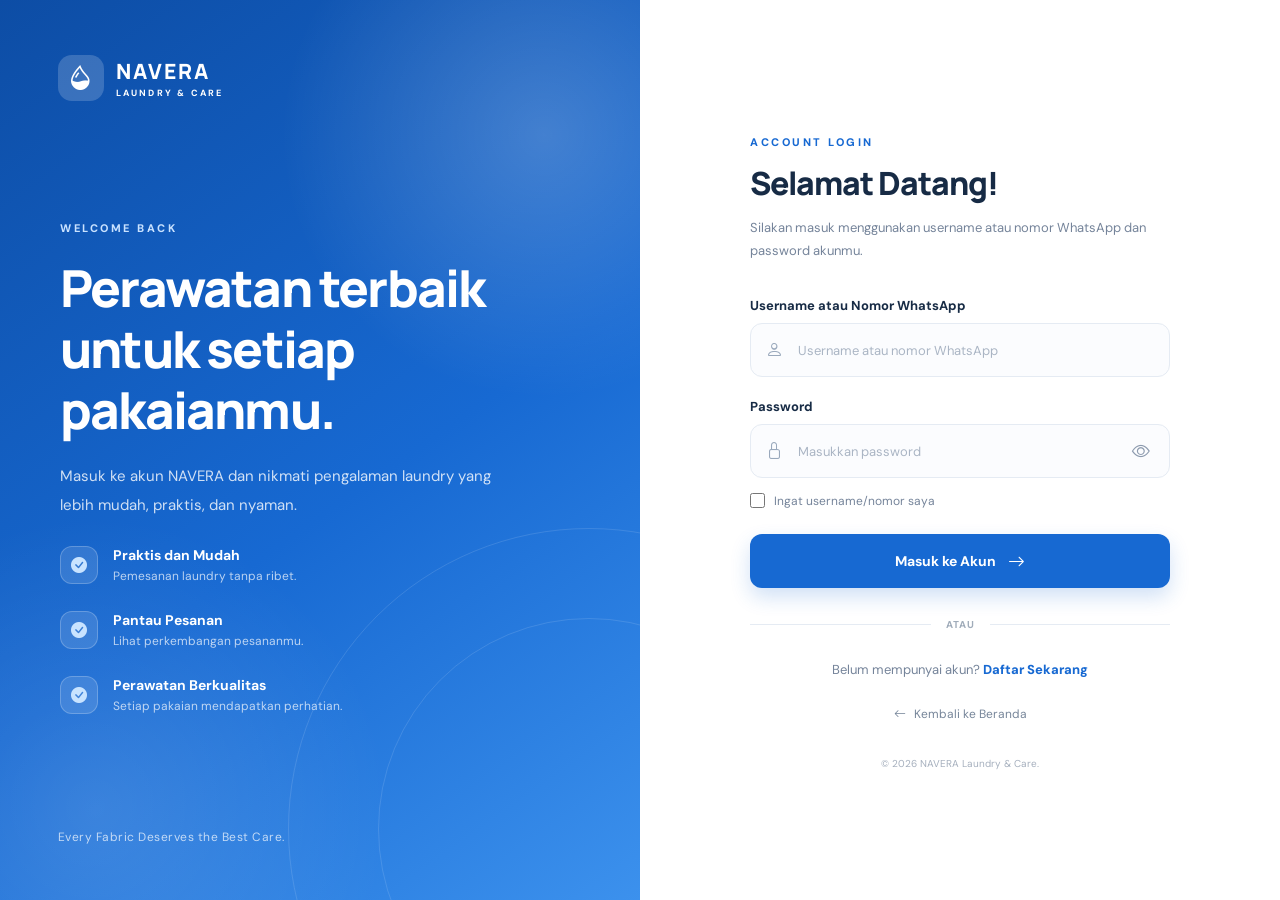
<file: pembeli/pembeli.html>
<!DOCTYPE html>
<html lang="id">
<head>
  <meta charset="UTF-8">
  <meta name="viewport" content="width=device-width, initial-scale=1.0">
  <meta name="theme-color" content="#1769d2">
  <title>Area Pembeli | NAVERA</title>
  <link rel="preconnect" href="https://fonts.googleapis.com">
  <link rel="preconnect" href="https://fonts.gstatic.com" crossorigin>
  <link href="https://fonts.googleapis.com/css2?family=DM+Sans:wght@400;500;600;700;800&family=Manrope:wght@400;500;600;700;800&display=swap" rel="stylesheet">
  <link rel="stylesheet" href="https://cdn.jsdelivr.net/npm/bootstrap-icons@1.11.3/font/bootstrap-icons.min.css">
  <link rel="stylesheet" href="pembeli.css">
</head>
<body>

  <div id="customerLoginScreen" class="role-login-screen" hidden>
    <div class="role-login-card">
      <div class="role-login-icon"><i class="bi bi-person-lock"></i></div>
      <h2>Area Pembeli NAVERA</h2>
      <p>Silakan masuk untuk mengakses akun dan pesananmu.</p>
      <a href="../auth/login.html" class="primary-button">Masuk ke Akun</a>
      <a href="../index.html">Kembali ke halaman utama</a>
    </div>
  </div>

  <div id="customerApp" class="customer-app" hidden>
    <header class="customer-header">
      <a href="../index.html" class="customer-brand">
        <span class="brand-icon"><i class="bi bi-droplet-half"></i></span>
        <span><strong>NAVERA</strong><small>LAUNDRY & CARE</small></span>
      </a>

      <nav id="customerNavigation">
        <button class="customer-nav-link active" data-page="dashboard">Beranda</button>
        <button class="customer-nav-link" data-page="products">Layanan</button>
        <button class="customer-nav-link" data-page="orders">Pesanan Saya</button>
        <button class="customer-nav-link" data-page="history">Riwayat</button>
        <button class="customer-nav-link" data-page="profile">Profil</button>
      </nav>

      <div class="customer-header-right">
        <span id="customerHeaderName">Pembeli</span>
        <button id="customerLogoutButton" aria-label="Keluar"><i class="bi bi-box-arrow-right"></i></button>
        <button id="customerMenuToggle" aria-label="Buka menu"><i class="bi bi-list"></i></button>
      </div>
    </header>

    <main class="customer-main">
      <section id="customerPageHome" class="customer-page active" data-page="dashboard">
        <div class="customer-welcome">
          <div>
            <span>WELCOME TO NAVERA</span>
            <h1>Halo, <strong id="customerWelcomeName">Pelanggan</strong>!</h1>
            <p>Sudah siap memberikan perawatan terbaik untuk pakaianmu?</p>
          </div>
          <div class="welcome-icon"><i class="bi bi-basket2"></i></div>
        </div>

        <div class="customer-stats">
          <article><span>Total Pesanan</span><strong id="customerStatTotal">0</strong><i class="bi bi-receipt"></i></article>
          <article><span>Pesanan Aktif</span><strong id="customerStatActive">0</strong><i class="bi bi-arrow-repeat"></i></article>
          <article><span>Selesai</span><strong id="customerStatCompleted">0</strong><i class="bi bi-check-circle"></i></article>
        </div>

        <section class="customer-section">
          <div class="section-heading"><div><h2>Layanan Kami</h2><p>Pilih perawatan yang sesuai dengan kebutuhanmu.</p></div><button data-open-page="products">Lihat Semua</button></div>
          <div id="customerFeaturedProducts" class="customer-product-grid"></div>
        </section>

        <section class="customer-section">
          <div class="section-heading"><div><h2>Pesanan Terbaru</h2><p>Pantau pesanan laundry milikmu.</p></div><button data-open-page="orders">Lihat Semua</button></div>
          <div id="customerRecentOrders" class="customer-order-list"></div>
        </section>
      </section>

      <section id="customerPageServices" class="customer-page" data-page="products" hidden>
        <div class="customer-page-heading customer-page-heading-card">
          <span class="page-heading-icon"><i class="bi bi-stars"></i></span>
          <div><span class="page-heading-eyebrow">PERAWATAN TERBAIK</span><h1>Produk & Layanan</h1><p>Temukan layanan laundry NAVERA yang sesuai dengan kebutuhanmu.</p></div>
        </div>
        <div id="customerProductsGrid" class="customer-product-grid"></div>
      </section>

      <section id="customerPageOrders" class="customer-page" data-page="orders" hidden>
        <div class="customer-page-heading customer-page-heading-card">
          <span class="page-heading-icon"><i class="bi bi-box-seam"></i></span>
          <div><span class="page-heading-eyebrow">PEMANTAUAN PESANAN</span><h1>Pesanan Saya</h1><p>Pantau status, pembayaran, dan perkembangan setiap pesananmu.</p></div>
        </div>
        <div class="customer-filter">
          <label class="order-search"><i class="bi bi-search"></i><input type="search" id="customerOrderSearch" placeholder="Cari nomor pesanan..." aria-label="Cari nomor pesanan"></label>
          <label class="order-filter"><i class="bi bi-funnel"></i><select id="customerOrderFilter" aria-label="Filter status pesanan">
            <option value="">Semua status</option>
            <option value="PENDING">Menunggu Konfirmasi</option>
            <option value="ACCEPTED">Pesanan Diterima</option>
            <option value="PROCESSING">Sedang Dicuci</option>
            <option value="READY">Siap Diambil</option>
          </select></label>
        </div>
        <div id="customerOrdersList" class="customer-order-list"></div>
      </section>

      <section id="customerPageHistory" class="customer-page" data-page="history" hidden>
        <div class="customer-page-heading"><h1>Riwayat Pesanan</h1><p>Semua pesanan dan transaksi laundry Anda, termasuk yang masih diproses.</p></div>
        <div id="customerHistoryList" class="customer-order-list"></div>
      </section>

      <section id="customerPageProfile" class="customer-page" data-page="profile" hidden>
        <div class="customer-page-heading"><h1>Profil Saya</h1><p>Perbarui informasi akun dan alamatmu.</p></div>
        <div class="customer-panel">
          <form id="customerProfileForm" class="customer-form">
            <label>Nama Lengkap<input type="text" id="customerProfileName" name="name" required></label>
            <label>Username<input type="text" id="customerProfileUsername" disabled></label>
            <label>Nomor WhatsApp<input type="tel" id="customerProfilePhone" name="phone" required></label>
            <label>Alamat Lengkap<textarea id="customerProfileAddress" name="address" rows="4" required></textarea></label>
            <input type="hidden" name="email">
            <button type="submit" class="primary-button">Simpan Perubahan</button>
          </form>
        </div>
      </section>
    </main>
  </div>

  <div id="customerOrderModal" class="modal" hidden>
    <div class="modal-backdrop" data-close-customer-modal></div>
    <div class="modal-dialog">
      <div class="modal-heading"><h3 id="customerModalTitle">Buat Pesanan</h3><button type="button" data-close-customer-modal><i class="bi bi-x-lg"></i></button></div>
      <div id="customerModalBody"></div>
    </div>
  </div>

  <div id="customerToastContainer" class="toast-container"></div>
  <div id="customerLoading" class="loading-overlay" hidden><div class="loading-spinner"></div><p>Memproses...</p></div>

  <script src="../shared/config.js"></script>
  <script src="../shared/api.js?v=review-persist-check"></script>
  <script src="../shared/utils.js"></script>
  <script src="pembeli.js"></script>
</body>
</html>
</file>
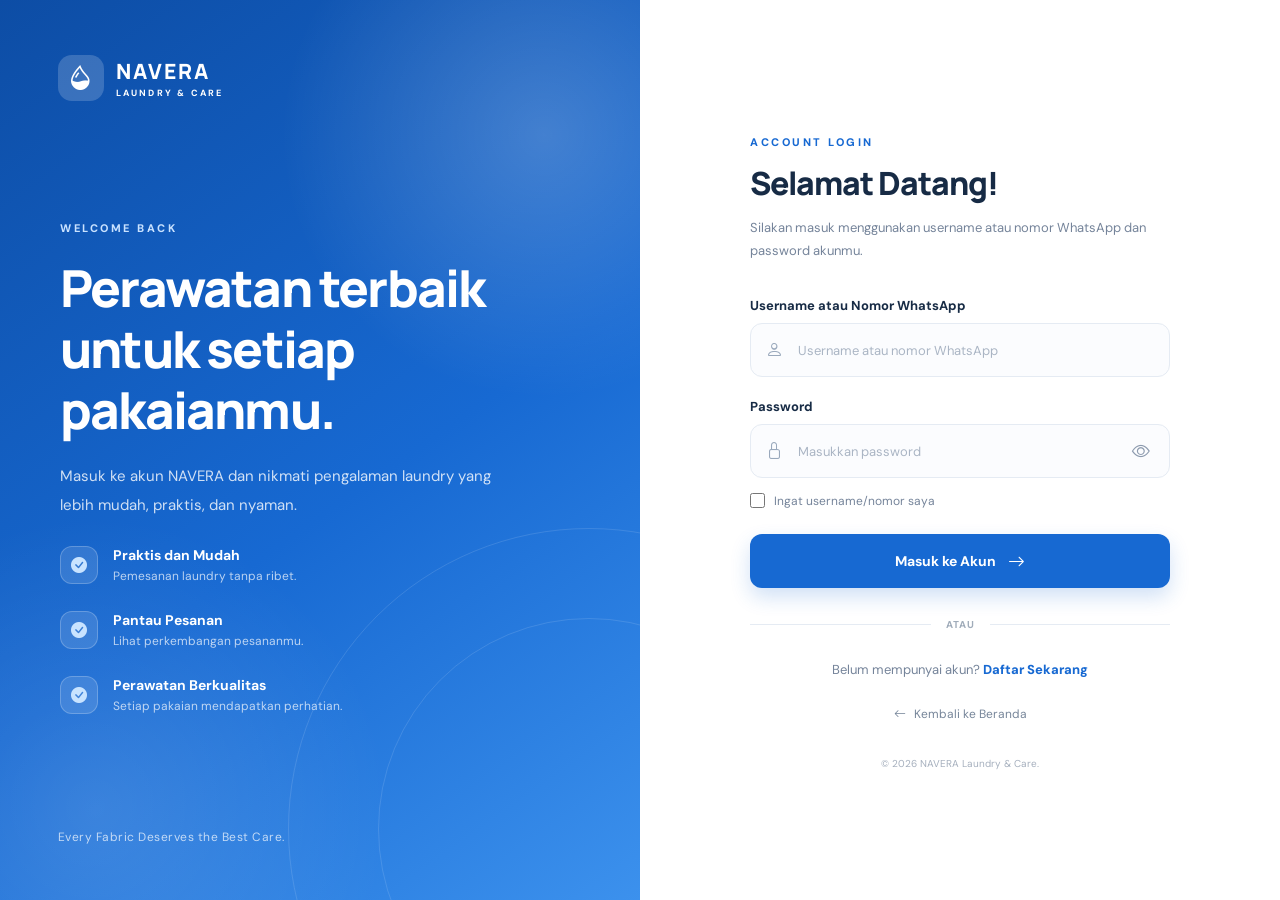
<file: staff/staff.html>
<!DOCTYPE html>
<html lang="id">
<head>
  <meta charset="UTF-8">
  <meta name="viewport" content="width=device-width, initial-scale=1.0">
  <meta name="theme-color" content="#1769d2">
  <title>Staff Operasional | NAVERA</title>
  <link rel="preconnect" href="https://fonts.googleapis.com">
  <link rel="preconnect" href="https://fonts.gstatic.com" crossorigin>
  <link href="https://fonts.googleapis.com/css2?family=DM+Sans:wght@400;500;600;700;800&family=Manrope:wght@400;500;600;700;800&display=swap" rel="stylesheet">
  <link rel="stylesheet" href="https://cdn.jsdelivr.net/npm/bootstrap-icons@1.11.3/font/bootstrap-icons.min.css">
  <link rel="stylesheet" href="../admin/admin.css">
  <link rel="stylesheet" href="staff.css">
</head>
<body>
  <div id="staffLoginScreen" class="role-login-screen">
    <div class="role-login-card">
      <div class="role-login-icon"><i class="bi bi-person-lock"></i></div>
      <h2>Staff NAVERA</h2>
      <p>Masuk dengan akun staff operasional yang dibuat oleh Admin.</p>
      <a href="../auth/login.html" class="primary-button">Masuk ke Akun</a>
      <a href="../index.html">Kembali ke halaman utama</a>
    </div>
  </div>

  <div id="staffApp" class="role-app" hidden>
    <aside id="staffSidebar" class="sidebar">
      <a href="../index.html" class="sidebar-brand">
        <span class="sidebar-logo"><i class="bi bi-droplet-half"></i></span>
        <span><strong>NAVERA</strong><small>STAFF OPERASIONAL</small></span>
      </a>
      <div class="sidebar-profile">
        <div class="profile-avatar" id="staffAvatar">S</div>
        <div><strong id="staffName">Staff</strong><small>Operasional</small></div>
      </div>
      <nav class="sidebar-nav">
        <span class="nav-label">MENU UTAMA</span>
        <button class="sidebar-link active" data-page="orders"><i class="bi bi-receipt"></i><span>Pesanan</span></button>
      </nav>
      <div class="sidebar-bottom">
        <a href="../index.html" class="sidebar-link"><i class="bi bi-house"></i><span>Lihat Website</span></a>
        <button id="staffLogoutButton" class="sidebar-link logout-link"><i class="bi bi-box-arrow-right"></i><span>Keluar</span></button>
      </div>
    </aside>

    <div id="staffSidebarOverlay" class="sidebar-overlay"></div>
    <main class="role-main">
      <header class="topbar">
        <div class="topbar-left">
          <button id="staffMenuToggle" class="menu-toggle" aria-label="Buka menu"><i class="bi bi-list"></i></button>
          <div><h1>Pesanan Operasional</h1><p>Kelola proses laundry dan penyelesaian pesanan.</p></div>
        </div>
        <div class="topbar-right">
          <span id="staffCurrentDate" class="topbar-date"></span>
          <div class="topbar-user"><span id="staffTopName">Staff</span><div class="profile-avatar small-avatar" id="staffTopAvatar">S</div></div>
        </div>
      </header>

      <div class="role-content staff-content">
        <section class="welcome-banner">
          <div><span>STAFF OPERASIONAL</span><h2>Kelola pesanan dengan rapi.</h2><p>Perbarui tahap pengerjaan berdasarkan progres cucian di outlet.</p></div>
          <i class="bi bi-basket2"></i>
        </section>
        <div class="stats-grid">
          <article class="stat-card"><span>Pesanan Aktif</span><strong id="staffStatActive">0</strong><i class="bi bi-arrow-repeat"></i></article>
          <article class="stat-card"><span>Sedang Diproses</span><strong id="staffStatProcessing">0</strong><i class="bi bi-droplet"></i></article>
          <article class="stat-card"><span>Siap Diambil</span><strong id="staffStatReady">0</strong><i class="bi bi-check-circle"></i></article>
        </div>
        <section class="panel-card staff-orders-panel">
          <div class="panel-heading">
            <div><h3>Daftar Pesanan Aktif</h3><p>Pesanan yang belum selesai atau dibatalkan.</p></div>
            <button id="staffRefreshButton" class="primary-button"><i class="bi bi-arrow-clockwise"></i> Perbarui</button>
          </div>
          <div class="filter-bar"><input id="staffOrderSearch" type="search" placeholder="Cari kode atau nama pembeli..."></div>
          <div class="table-responsive">
            <table>
              <thead><tr><th>Kode</th><th>Pembeli</th><th>Layanan</th><th>Jadwal</th><th>Status</th><th>Aksi</th></tr></thead>
              <tbody id="staffOrdersTable"><tr><td colspan="6">Memuat data...</td></tr></tbody>
            </table>
          </div>
        </section>
      </div>
    </main>
  </div>

  <div id="staffToastContainer" class="toast-container"></div>
  <div id="staffLoading" class="loading-overlay" hidden><div class="loading-spinner"></div><p>Memproses...</p></div>
  <script src="../shared/config.js"></script>
  <script src="../shared/api.js?v=review-persist-check"></script>
  <script src="../shared/utils.js"></script>
  <script src="staff.js"></script>
</body>
</html>
</file>
<file: index.css>
@import url('https://fonts.googleapis.com/css2?family=DM+Sans:wght@400;500;600;700;800&family=Plus+Jakarta+Sans:wght@400;500;600;700;800&display=swap');

:root {
    --primary: #0756a5;
    --primary-dark: #06427e;
    --primary-light: #eaf4ff;
    --secondary: #20a4e8;
    --white: #ffffff;
    --background: #f7faff;
    --text: #172b46;
    --text-light: #65758b;
    --border: #e5edf5;
    --success: #16a36a;
    --danger: #dc3545;
    --shadow: 0 12px 35px rgba(18, 67, 117, 0.08);
    --shadow-hover: 0 18px 45px rgba(18, 67, 117, 0.14);
    --radius: 18px;
    --font-heading: 'Plus Jakarta Sans', sans-serif;
    --font-body: 'DM Sans', sans-serif;
}

* {
    margin: 0;
    padding: 0;
    box-sizing: border-box;
}

html {
    scroll-behavior: smooth;
    scroll-padding-top: 90px;
}

body {
    font-family: var(--font-body);
    color: var(--text);
    background: var(--white);
    line-height: 1.7;
    overflow-x: hidden;
}

body.menu-open {
    overflow: hidden;
}

button,
input,
textarea,
select {
    font: inherit;
}

button,
a {
    -webkit-tap-highlight-color: transparent;
}

a {
    color: inherit;
    text-decoration: none;
}

button {
    cursor: pointer;
}

img {
    max-width: 100%;
    display: block;
}

.container {
    width: min(1180px, calc(100% - 48px));
    margin: 0 auto;
}

.section-padding {
    padding: 105px 0;
}

.section-label {
    display: inline-flex;
    align-items: center;
    gap: 8px;
    color: var(--primary);
    font-size: 12px;
    font-weight: 800;
    letter-spacing: 1.7px;
    margin-bottom: 18px;
}

.section-label i {
    font-size: 15px;
}

.btn {
    display: inline-flex;
    justify-content: center;
    align-items: center;
    gap: 10px;
    min-height: 46px;
    padding: 11px 23px;
    border: 1px solid transparent;
    border-radius: 9px;
    font-size: 14px;
    font-weight: 700;
    transition: 0.25s ease;
    white-space: nowrap;
}

.btn-primary {
    color: var(--white);
    background: var(--primary);
    border-color: var(--primary);
    box-shadow: 0 5px 15px rgba(7, 86, 165, 0.16);
}

.btn-primary:hover {
    background: var(--primary-dark);
    border-color: var(--primary-dark);
    transform: translateY(-2px);
    box-shadow: 0 9px 22px rgba(7, 86, 165, 0.23);
}

.btn-outline {
    color: var(--primary);
    background: transparent;
    border-color: #cbdced;
}

.btn-outline:hover {
    color: var(--white);
    background: var(--primary);
    border-color: var(--primary);
}

.btn-light {
    color: var(--primary);
    background: var(--white);
    border-color: var(--white);
}

.btn-light:hover {
    background: var(--primary-light);
    border-color: var(--primary-light);
    transform: translateY(-2px);
}

.btn-white {
    color: var(--primary);
    background: var(--white);
    border-color: var(--white);
}

.btn-white:hover {
    background: #eaf4ff;
    transform: translateY(-2px);
}

.btn-large {
    min-height: 54px;
    padding: 14px 27px;
    font-size: 14px;
}

.btn-block {
    width: 100%;
}

.text-link {
    display: inline-flex;
    align-items: center;
    gap: 9px;
    color: var(--primary);
    font-size: 14px;
    font-weight: 700;
    transition: 0.25s ease;
}

.text-link:hover {
    gap: 14px;
    color: var(--secondary);
}

/* HEADER */

.site-header {
    position: sticky;
    top: 0;
    z-index: 1000;
    width: 100%;
    background: rgba(255, 255, 255, 0.96);
    backdrop-filter: blur(15px);
    border-bottom: 1px solid rgba(229, 237, 245, 0.9);
}

.header-container {
    height: 82px;
    display: flex;
    align-items: center;
    justify-content: space-between;
    gap: 25px;
}

.brand {
    display: inline-flex;
    align-items: center;
    gap: 11px;
    flex-shrink: 0;
}

.brand-icon {
    width: 43px;
    height: 43px;
    display: grid;
    place-items: center;
    color: var(--white);
    background: linear-gradient(145deg, var(--secondary), var(--primary));
    border-radius: 12px;
    font-size: 21px;
    box-shadow: 0 5px 15px rgba(7, 86, 165, 0.18);
}

.brand-text {
    display: flex;
    flex-direction: column;
    line-height: 1.2;
}

.brand-text strong {
    font-family: var(--font-heading);
    color: var(--primary);
    font-size: 20px;
    font-weight: 800;
    letter-spacing: 1.5px;
}

.brand-text small {
    color: var(--text-light);
    font-size: 9px;
    font-weight: 800;
    letter-spacing: 2px;
    margin-top: 4px;
}

.main-navigation {
    display: flex;
    align-items: center;
    justify-content: center;
    gap: 23px;
}

.nav-link {
    position: relative;
    color: var(--text-light);
    font-size: 12px;
    font-weight: 700;
    transition: 0.2s ease;
}

.nav-link::after {
    content: '';
    position: absolute;
    left: 0;
    bottom: -8px;
    width: 0;
    height: 2px;
    background: var(--primary);
    border-radius: 5px;
    transition: 0.25s ease;
}

.nav-link:hover,
.nav-link.active {
    color: var(--primary);
}

.nav-link:hover::after,
.nav-link.active::after {
    width: 100%;
}

.header-actions {
    display: flex;
    align-items: center;
    gap: 9px;
}

.header-actions .btn {
    min-height: 41px;
    padding: 8px 18px;
    font-size: 12px;
}

.mobile-menu-toggle,
.nav-auth-mobile {
    display: none;
}

/* HERO */

.hero-section {
    position: relative;
    overflow: hidden;
    background: linear-gradient(115deg, #f5faff 0%, #edf6ff 60%, #e2f1ff 100%);
}

.hero-container {
    min-height: 620px;
    display: grid;
    grid-template-columns: 1.05fr 0.95fr;
    align-items: center;
    gap: 60px;
    padding-top: 65px;
    padding-bottom: 65px;
}

.hero-content {
    position: relative;
    z-index: 2;
}

.hero-content h1 {
    font-family: var(--font-heading);
    font-size: clamp(42px, 5vw, 66px);
    line-height: 1.15;
    font-weight: 800;
    letter-spacing: -2.5px;
    color: var(--text);
    margin-bottom: 22px;
}

.hero-content h1 span {
    color: var(--primary);
}

.hero-description {
    max-width: 520px;
    color: var(--text-light);
    font-size: 16px;
    line-height: 1.9;
    margin-bottom: 30px;
}

.hero-actions {
    display: flex;
    flex-wrap: wrap;
    gap: 12px;
}

.hero-trust {
    display: flex;
    flex-wrap: wrap;
    gap: 22px;
    margin-top: 35px;
}

.trust-item {
    display: flex;
    align-items: center;
    gap: 8px;
    color: #52677e;
    font-size: 12px;
    font-weight: 700;
}

.trust-item i {
    color: var(--success);
    font-size: 16px;
}

.hero-visual {
    position: relative;
    min-height: 410px;
    display: grid;
    place-items: center;
}

.hero-image-placeholder {
    position: relative;
    z-index: 2;
    width: min(100%, 440px);
    height: 390px;
    display: flex;
    flex-direction: column;
    align-items: center;
    justify-content: center;
    gap: 22px;
    color: var(--primary);
    background: linear-gradient(145deg, #ffffff, #dceeff);
    border: 1px solid rgba(255, 255, 255, 0.9);
    border-radius: 48% 48% 25px 25px;
    box-shadow: var(--shadow);
}

.hero-image-icon {
    width: 170px;
    height: 170px;
    display: grid;
    place-items: center;
    background: linear-gradient(145deg, #d7ecff, #ffffff);
    border-radius: 50%;
    box-shadow: inset 0 0 25px rgba(7, 86, 165, 0.08);
}

.hero-image-icon i {
    font-size: 85px;
    color: var(--primary);
}

.hero-image-placeholder > span {
    font-size: 11px;
    font-weight: 800;
    letter-spacing: 3px;
}

.hero-floating-card {
    position: absolute;
    z-index: 4;
    left: -15px;
    bottom: 35px;
    display: flex;
    align-items: center;
    gap: 12px;
    padding: 15px 19px;
    background: var(--white);
    border-radius: 13px;
    box-shadow: var(--shadow);
    animation: floatCard 4s ease-in-out infinite;
}

.floating-icon {
    width: 43px;
    height: 43px;
    display: grid;
    place-items: center;
    color: var(--primary);
    background: var(--primary-light);
    border-radius: 10px;
    font-size: 21px;
}

.hero-floating-card div:last-child {
    display: flex;
    flex-direction: column;
}

.hero-floating-card strong {
    font-size: 13px;
}

.hero-floating-card small {
    color: var(--text-light);
    font-size: 10px;
}

.hero-decoration {
    position: absolute;
    border-radius: 50%;
    background: rgba(32, 164, 232, 0.12);
}

.hero-decoration-one {
    width: 130px;
    height: 130px;
    top: 0;
    right: 0;
}

.hero-decoration-two {
    width: 65px;
    height: 65px;
    bottom: 20px;
    left: 5px;
}

@keyframes floatCard {
    0%, 100% {
        transform: translateY(0);
    }
    50% {
        transform: translateY(-9px);
    }
}

/* BENEFITS */

.benefits-section {
    position: relative;
    z-index: 3;
    background: var(--white);
    border-bottom: 1px solid var(--border);
}

.benefits-grid {
    display: grid;
    grid-template-columns: repeat(3, 1fr);
    gap: 35px;
    padding-top: 30px;
    padding-bottom: 30px;
}

.benefit-item {
    display: flex;
    align-items: center;
    gap: 15px;
}

.benefit-icon {
    width: 52px;
    height: 52px;
    display: grid;
    place-items: center;
    flex-shrink: 0;
    color: var(--primary);
    background: var(--primary-light);
    border-radius: 14px;
    font-size: 23px;
}

.benefit-item h3 {
    font-family: var(--font-heading);
    font-size: 14px;
    font-weight: 800;
    margin-bottom: 3px;
}

.benefit-item p {
    color: var(--text-light);
    font-size: 11px;
    line-height: 1.6;
}

/* ABOUT */

.about-container {
    display: grid;
    grid-template-columns: 0.95fr 1.05fr;
    align-items: center;
    gap: 85px;
}

.about-visual {
    position: relative;
    min-height: 420px;
}

.about-image-placeholder {
    width: 100%;
    height: 390px;
    display: flex;
    flex-direction: column;
    align-items: center;
    justify-content: center;
    gap: 15px;
    color: var(--primary);
    background: linear-gradient(145deg, #e7f3ff, #cce6ff);
    border-radius: 25px;
}

.about-image-placeholder i {
    font-size: 125px;
}

.about-image-placeholder span {
    font-size: 11px;
    font-weight: 800;
    letter-spacing: 2px;
}

.about-experience-card {
    position: absolute;
    right: -25px;
    bottom: 25px;
    display: flex;
    align-items: center;
    gap: 11px;
    padding: 17px 21px;
    color: var(--primary);
    background: var(--white);
    border-radius: 12px;
    box-shadow: var(--shadow);
    font-size: 13px;
    font-weight: 800;
}

.about-experience-card i {
    font-size: 22px;
    color: #e65f85;
}

.about-content h2,
.section-heading h2 {
    font-family: var(--font-heading);
    font-size: clamp(30px, 3.5vw, 43px);
    font-weight: 800;
    line-height: 1.3;
    letter-spacing: -1.5px;
    margin-bottom: 20px;
}

.about-content h2 span {
    color: var(--primary);
}

.about-content > p {
    color: var(--text-light);
    font-size: 14px;
    line-height: 1.9;
    margin-bottom: 17px;
}

.about-content .text-link {
    margin-top: 13px;
}

/* SECTION HEADING */

.section-heading {
    max-width: 650px;
    margin: 0 auto 50px;
    text-align: center;
}

.section-heading h2 {
    margin-bottom: 14px;
}

.section-heading > p {
    color: var(--text-light);
    font-size: 14px;
    line-height: 1.8;
}

/* SERVICES */

.services-section {
    background: var(--background);
}

.services-grid {
    display: grid;
    grid-template-columns: repeat(3, 1fr);
    gap: 24px;
}

.service-card {
    padding: 34px 30px;
    background: var(--white);
    border: 1px solid var(--border);
    border-radius: var(--radius);
    transition: 0.3s ease;
}

.service-card:hover {
    transform: translateY(-7px);
    border-color: #c7def5;
    box-shadow: var(--shadow-hover);
}

.service-icon {
    width: 60px;
    height: 60px;
    display: grid;
    place-items: center;
    color: var(--primary);
    background: var(--primary-light);
    border-radius: 16px;
    font-size: 27px;
    margin-bottom: 23px;
}

.service-card h3 {
    font-family: var(--font-heading);
    font-size: 18px;
    font-weight: 800;
    margin-bottom: 11px;
}

.service-card p {
    color: var(--text-light);
    font-size: 13px;
    line-height: 1.8;
}

/* PRODUCTS */

.products-section {
    background: var(--white);
}

.product-toolbar {
    display: flex;
    align-items: center;
    justify-content: space-between;
    gap: 20px;
    margin-bottom: 25px;
}

.product-status {
    display: flex;
    align-items: center;
    gap: 9px;
    color: var(--text-light);
    font-size: 12px;
    font-weight: 600;
}

.product-status i {
    color: var(--primary);
}

.products-grid {
    display: grid;
    grid-template-columns: repeat(3, 1fr);
    gap: 24px;
}

.product-loading {
    grid-column: 1 / -1;
    min-height: 190px;
    display: flex;
    flex-direction: column;
    align-items: center;
    justify-content: center;
    gap: 15px;
    color: var(--text-light);
    font-size: 13px;
}

.loading-spinner {
    width: 35px;
    height: 35px;
    border: 3px solid #dcecff;
    border-top-color: var(--primary);
    border-radius: 50%;
    animation: spin 0.8s linear infinite;
}

@keyframes spin {
    to {
        transform: rotate(360deg);
    }
}

.product-card {
    overflow: hidden;
    background: var(--white);
    border: 1px solid var(--border);
    border-radius: var(--radius);
    transition: 0.3s ease;
}

.product-card:hover {
    transform: translateY(-6px);
    box-shadow: var(--shadow-hover);
}

.product-image {
    position: relative;
    height: 200px;
    display: grid;
    place-items: center;
    overflow: hidden;
    background: linear-gradient(145deg, #eff7ff, #dceeff);
}

.product-image img {
    width: 100%;
    height: 100%;
    object-fit: cover;
}

.product-image-placeholder {
    color: var(--primary);
    font-size: 65px;
}

.product-content {
    padding: 23px;
}

.product-content h3 {
    font-family: var(--font-heading);
    font-size: 17px;
    font-weight: 800;
    margin-bottom: 7px;
}

.product-description {
    min-height: 45px;
    color: var(--text-light);
    font-size: 12px;
    line-height: 1.7;
    margin-bottom: 17px;
}

.product-price {
    color: var(--primary);
    font-family: var(--font-heading);
    font-size: 21px;
    font-weight: 800;
}

.product-unit {
    color: var(--text-light);
    font-size: 11px;
    font-weight: 500;
}

.product-estimate {
    display: flex;
    align-items: center;
    gap: 7px;
    color: var(--text-light);
    font-size: 11px;
    margin-top: 12px;
}

.product-estimate i {
    color: var(--primary);
}

.product-card .btn {
    width: 100%;
    margin-top: 19px;
    font-size: 12px;
}

.empty-products,
.empty-reviews {
    padding: 50px 20px;
    text-align: center;
    color: var(--text-light);
    background: var(--background);
    border: 1px dashed #cbdced;
    border-radius: var(--radius);
}

.empty-products > i,
.empty-reviews > i {
    color: var(--primary);
    font-size: 42px;
    margin-bottom: 13px;
}

.empty-products h3,
.empty-reviews h3 {
    color: var(--text);
    font-family: var(--font-heading);
    font-size: 18px;
    margin-bottom: 7px;
}

.empty-products p,
.empty-reviews p {
    font-size: 13px;
}

.products-footer {
    margin-top: 25px;
    text-align: center;
    color: var(--text-light);
    font-size: 11px;
}

/* HOW IT WORKS */

.how-section {
    background: var(--background);
}

.steps-grid {
    display: grid;
    grid-template-columns: repeat(4, 1fr);
    gap: 22px;
}

.step-item {
    position: relative;
    padding: 30px 23px;
    background: var(--white);
    border: 1px solid var(--border);
    border-radius: var(--radius);
    text-align: center;
}

.step-number {
    position: absolute;
    top: 15px;
    right: 17px;
    color: #d5e7f9;
    font-family: var(--font-heading);
    font-size: 27px;
    font-weight: 800;
}

.step-icon {
    width: 66px;
    height: 66px;
    display: grid;
    place-items: center;
    color: var(--primary);
    background: var(--primary-light);
    border-radius: 50%;
    font-size: 27px;
    margin: 12px auto 20px;
}

.step-item h3 {
    font-family: var(--font-heading);
    font-size: 15px;
    font-weight: 800;
    margin-bottom: 9px;
}

.step-item p {
    color: var(--text-light);
    font-size: 12px;
    line-height: 1.8;
}

/* REVIEWS */

.reviews-section {
    background: var(--white);
}

.review-summary {
    display: flex;
    justify-content: center;
    margin-bottom: 35px;
}

.review-summary-rating {
    display: flex;
    align-items: center;
    gap: 17px;
    padding: 18px 28px;
    background: var(--background);
    border: 1px solid var(--border);
    border-radius: 15px;
}

.review-summary-rating > strong {
    color: var(--primary);
    font-family: var(--font-heading);
    font-size: 38px;
    line-height: 1;
}

.review-summary-rating > div {
    display: flex;
    flex-direction: column;
    gap: 4px;
}

.review-stars {
    display: flex;
    gap: 3px;
    color: #f5b942;
    font-size: 15px;
}

.review-summary-rating small {
    color: var(--text-light);
    font-size: 11px;
}

.reviews-grid {
    display: grid;
    grid-template-columns: repeat(3, 1fr);
    gap: 22px;
}

.review-loading {
    grid-column: 1 / -1;
    min-height: 130px;
    display: flex;
    flex-direction: column;
    align-items: center;
    justify-content: center;
    gap: 10px;
    color: var(--text-light);
    font-size: 13px;
}

.review-loading i {
    color: var(--primary);
    font-size: 35px;
}

.review-card {
    padding: 25px;
    background: var(--white);
    border: 1px solid var(--border);
    border-radius: var(--radius);
    transition: 0.3s ease;
}

.review-card:hover {
    transform: translateY(-5px);
    box-shadow: var(--shadow);
}

.review-card-header {
    display: flex;
    align-items: center;
    gap: 12px;
    margin-bottom: 17px;
}

.review-avatar {
    width: 43px;
    height: 43px;
    display: grid;
    place-items: center;
    flex-shrink: 0;
    color: var(--primary);
    background: var(--primary-light);
    border-radius: 50%;
    font-weight: 800;
}

.review-person {
    display: flex;
    flex-direction: column;
}

.review-person strong {
    font-size: 13px;
    font-weight: 800;
}

.review-person small {
    color: var(--text-light);
    font-size: 10px;
}

.review-card .review-stars {
    margin-bottom: 12px;
}

.review-card > p {
    color: var(--text-light);
    font-size: 12px;
    line-height: 1.8;
}

/* CTA */

.cta-section {
    position: relative;
    overflow: hidden;
    color: var(--white);
    background: linear-gradient(115deg, #0756a5, #087dc6);
}

.cta-container {
    position: relative;
    min-height: 350px;
    display: flex;
    align-items: center;
    padding-top: 65px;
    padding-bottom: 65px;
}

.cta-content {
    position: relative;
    z-index: 2;
    max-width: 700px;
}

.cta-content .section-label {
    color: #b8e2ff;
}

.cta-content h2 {
    font-family: var(--font-heading);
    font-size: clamp(29px, 4vw, 43px);
    font-weight: 800;
    line-height: 1.3;
    letter-spacing: -1px;
    margin-bottom: 15px;
}

.cta-content > p {
    color: rgba(255, 255, 255, 0.78);
    font-size: 14px;
    margin-bottom: 25px;
}

.cta-decoration {
    position: absolute;
    right: 30px;
    top: 50%;
    transform: translateY(-50%) rotate(-15deg);
    color: rgba(255, 255, 255, 0.09);
    font-size: 260px;
}

/* FOOTER */

.site-footer {
    color: #dce9f7;
    background: #092c4e;
    padding-top: 70px;
}

.footer-main {
    display: grid;
    grid-template-columns: 1.5fr 0.8fr 0.9fr 1.1fr;
    gap: 45px;
    padding-bottom: 55px;
}

.footer-logo .brand-text strong {
    color: var(--white);
}

.footer-logo .brand-text small {
    color: #9fb8d0;
}

.footer-brand > p {
    color: var(--white);
    font-size: 13px;
    font-weight: 700;
    margin-top: 22px;
    margin-bottom: 5px;
}

.footer-brand > span {
    color: #9fb8d0;
    font-size: 11px;
}

.footer-column {
    display: flex;
    flex-direction: column;
    gap: 12px;
}

.footer-column h3 {
    color: var(--white);
    font-family: var(--font-heading);
    font-size: 14px;
    font-weight: 800;
    margin-bottom: 7px;
}

.footer-column > a,
.footer-column p {
    color: #9fb8d0;
    font-size: 12px;
    transition: 0.2s ease;
}

.footer-column > a:hover {
    color: var(--white);
    padding-left: 4px;
}

.footer-contact p {
    display: flex;
    align-items: flex-start;
    gap: 9px;
    margin-bottom: 10px;
    line-height: 1.7;
}

.footer-contact i {
    color: #6fc4ff;
    font-size: 15px;
}

.footer-bottom {
    display: flex;
    justify-content: space-between;
    align-items: center;
    gap: 15px;
    padding: 22px 0;
    border-top: 1px solid rgba(255, 255, 255, 0.12);
}

.footer-bottom p {
    color: #8fa9c3;
    font-size: 11px;
}

/* BACK TO TOP */

.back-to-top {
    position: fixed;
    z-index: 900;
    right: 25px;
    bottom: 25px;
    width: 45px;
    height: 45px;
    display: grid;
    place-items: center;
    color: var(--white);
    background: var(--primary);
    border-radius: 12px;
    box-shadow: var(--shadow);
    opacity: 0;
    visibility: hidden;
    transform: translateY(10px);
    transition: 0.3s ease;
}

.back-to-top.show {
    opacity: 1;
    visibility: visible;
    transform: translateY(0);
}

.back-to-top:hover {
    background: var(--primary-dark);
}

.back-to-top i {
    font-size: 20px;
}

/* TOAST */

.toast-container {
    position: fixed;
    z-index: 3000;
    top: 95px;
    right: 22px;
    width: min(350px, calc(100% - 40px));
    display: flex;
    flex-direction: column;
    gap: 10px;
}

.toast-item {
    display: flex;
    align-items: center;
    gap: 11px;
    padding: 15px 17px;
    color: var(--text);
    background: var(--white);
    border: 1px solid var(--border);
    border-left: 4px solid var(--primary);
    border-radius: 10px;
    box-shadow: var(--shadow);
    font-size: 12px;
    animation: toastIn 0.3s ease;
}

.toast-item.success {
    border-left-color: var(--success);
}

.toast-item.error {
    border-left-color: var(--danger);
}

.toast-item i {
    font-size: 18px;
}

@keyframes toastIn {
    from {
        opacity: 0;
        transform: translateX(15px);
    }
    to {
        opacity: 1;
        transform: translateX(0);
    }
}

/* RESPONSIVE TABLET */

@media (max-width: 1050px) {
    .main-navigation {
        gap: 14px;
    }

    .nav-link {
        font-size: 11px;
    }

    .header-container {
        gap: 15px;
    }

    .brand-text strong {
        font-size: 18px;
    }

    .header-actions .btn {
        padding: 8px 13px;
    }

    .hero-container {
        gap: 30px;
    }

    .about-container {
        gap: 50px;
    }

    .footer-main {
        gap: 25px;
    }
}

/* RESPONSIVE MOBILE */

@media (max-width: 850px) {
    .container {
        width: min(100% - 36px, 650px);
    }

    .section-padding {
        padding: 75px 0;
    }

    .header-container {
        height: 72px;
    }

    .mobile-menu-toggle {
        width: 42px;
        height: 42px;
        display: grid;
        place-items: center;
        color: var(--primary);
        background: var(--primary-light);
        border: none;
        border-radius: 10px;
        font-size: 25px;
    }

    .main-navigation {
        position: fixed;
        z-index: 1001;
        top: 72px;
        left: 0;
        right: 0;
        height: calc(100vh - 72px);
        height: calc(100dvh - 72px);
        display: flex;
        flex-direction: column;
        align-items: stretch;
        justify-content: flex-start;
        gap: 0;
        padding: 20px 25px 35px;
        overflow-y: auto;
        overscroll-behavior-y: contain;
        -webkit-overflow-scrolling: touch;
        touch-action: pan-y;
        background: var(--white);
        border-top: 1px solid var(--border);
        opacity: 0;
        visibility: hidden;
        transform: translateY(-10px);
        transition: 0.25s ease;
    }

    .main-navigation.active {
        opacity: 1;
        visibility: visible;
        transform: translateY(0);
    }

    .nav-link {
        padding: 15px 5px;
        border-bottom: 1px solid var(--border);
        font-size: 14px;
    }

    .nav-link::after {
        display: none;
    }

    .nav-auth-mobile {
        display: flex;
        flex-direction: column;
        gap: 10px;
        padding-top: 25px;
    }

    .header-actions {
        display: none;
    }

    .hero-container {
        min-height: auto;
        grid-template-columns: 1fr;
        gap: 20px;
        padding-top: 75px;
        padding-bottom: 65px;
    }

    .hero-content {
        text-align: center;
    }

    .hero-content h1 {
        font-size: clamp(39px, 8vw, 55px);
    }

    .hero-description {
        margin-left: auto;
        margin-right: auto;
        font-size: 14px;
    }

    .hero-actions,
    .hero-trust {
        justify-content: center;
    }

    .hero-visual {
        min-height: 350px;
        margin-top: 15px;
    }

    .hero-image-placeholder {
        max-width: 370px;
        height: 330px;
    }

    .hero-floating-card {
        left: 0;
        bottom: 10px;
    }

    .benefits-grid {
        grid-template-columns: 1fr;
        gap: 22px;
        padding-top: 28px;
        padding-bottom: 28px;
    }

    .about-container {
        grid-template-columns: 1fr;
        gap: 45px;
    }

    .about-visual {
        max-width: 500px;
        width: 100%;
        margin: 0 auto;
    }

    .about-content {
        text-align: center;
    }

    .services-grid,
    .products-grid,
    .reviews-grid {
        grid-template-columns: repeat(2, 1fr);
    }

    .steps-grid {
        grid-template-columns: repeat(2, 1fr);
    }

    .footer-main {
        grid-template-columns: repeat(2, 1fr);
    }

    .cta-decoration {
        right: -40px;
        font-size: 190px;
    }
}

/* SMALL MOBILE */

@media (max-width: 550px) {
    .container {
        width: calc(100% - 32px);
    }

    .section-padding {
        padding: 65px 0;
    }

    .brand-icon {
        width: 39px;
        height: 39px;
        font-size: 19px;
    }

    .brand-text strong {
        font-size: 17px;
    }

    .brand-text small {
        font-size: 8px;
    }

    .hero-container {
        padding-top: 60px;
        padding-bottom: 50px;
    }

    .hero-content h1 {
        font-size: 39px;
        letter-spacing: -1.7px;
    }

    .hero-description {
        font-size: 13px;
    }

    .hero-actions {
        flex-direction: column;
    }

    .hero-actions .btn {
        width: 100%;
    }

    .hero-trust {
        flex-direction: column;
        align-items: center;
        gap: 10px;
    }

    .hero-visual {
        min-height: 300px;
    }

    .hero-image-placeholder {
        height: 280px;
        border-radius: 45% 45% 20px 20px;
    }

    .hero-image-icon {
        width: 125px;
        height: 125px;
    }

    .hero-image-icon i {
        font-size: 65px;
    }

    .hero-image-placeholder > span {
        font-size: 9px;
    }

    .hero-floating-card {
        padding: 11px 13px;
    }

    .floating-icon {
        width: 36px;
        height: 36px;
        font-size: 17px;
    }

    .hero-floating-card strong {
        font-size: 11px;
    }

    .hero-floating-card small {
        font-size: 9px;
    }

    .section-heading {
        margin-bottom: 35px;
    }

    .section-heading h2,
    .about-content h2 {
        font-size: 29px;
        letter-spacing: -1px;
    }

    .section-heading > p {
        font-size: 12px;
    }

    .about-visual {
        min-height: 320px;
    }

    .about-image-placeholder {
        height: 300px;
    }

    .about-image-placeholder i {
        font-size: 95px;
    }

    .about-experience-card {
        right: 5px;
        bottom: 10px;
        padding: 12px 15px;
        font-size: 11px;
    }

    .about-content > p {
        font-size: 12px;
    }

    .services-grid,
    .products-grid,
    .reviews-grid,
    .steps-grid {
        grid-template-columns: 1fr;
    }

    .service-card {
        padding: 27px 23px;
    }

    .product-toolbar {
        align-items: flex-start;
        flex-direction: column;
    }

    .product-image {
        height: 190px;
    }

    .step-item {
        padding: 25px 20px;
    }

    .review-summary-rating {
        width: 100%;
        justify-content: center;
    }

    .cta-container {
        min-height: 360px;
        padding-top: 55px;
        padding-bottom: 55px;
    }

    .cta-content h2 {
        font-size: 29px;
    }

    .cta-content > p {
        font-size: 12px;
    }

    .cta-content .btn {
        width: 100%;
        white-space: normal;
        text-align: center;
    }

    .cta-decoration {
        top: auto;
        bottom: -50px;
        right: -25px;
        transform: rotate(-15deg);
        font-size: 140px;
    }

    .footer-main {
        grid-template-columns: 1fr 1fr;
        gap: 35px 20px;
    }

    .footer-brand {
        grid-column: 1 / -1;
    }

    .footer-column h3 {
        font-size: 12px;
    }

    .footer-column > a,
    .footer-column p {
        font-size: 11px;
    }

    .footer-bottom {
        align-items: flex-start;
        flex-direction: column;
        gap: 5px;
    }

    .footer-bottom p {
        font-size: 10px;
    }

    .back-to-top {
        right: 15px;
        bottom: 15px;
        width: 41px;
        height: 41px;
    }

    .toast-container {
        top: 82px;
        right: 15px;
        width: calc(100% - 30px);
    }
}

/* ACCESSIBILITY */

@media (prefers-reduced-motion: reduce) {
    *,
    *::before,
    *::after {
        scroll-behavior: auto !important;
        animation-duration: 0.01ms !important;
        animation-iteration-count: 1 !important;
        transition-duration: 0.01ms !important;
    }
}
</file>
<file: admin/admin.css>
:root {
  --primary: #1769d2;
  --primary-dark: #1055b5;
  --primary-light: #eaf3ff;
  --text: #172b45;
  --muted: #78879b;
  --border: #e7edf5;
  --background: #f5f8fc;
  --white: #fff;
  --success: #159b69;
  --danger: #df4d5a;
  --warning: #e69a28;
  --sidebar-width: 260px;
  font-family: "DM Sans", sans-serif;
}

* {
  box-sizing: border-box;
  margin: 0;
  padding: 0;
}

body {
  min-height: 100vh;
  background: var(--background);
  color: var(--text);
}

button,
input,
select,
textarea {
  font: inherit;
}

button {
  cursor: pointer;
}

button:disabled {
  opacity: .6;
  cursor: not-allowed;
}

[hidden] {
  display: none !important;
}

.role-app {
  min-height: 100vh;
}

.sidebar {
  position: fixed;
  z-index: 100;
  top: 0;
  bottom: 0;
  left: 0;
  display: flex;
  flex-direction: column;
  width: var(--sidebar-width);
  padding: 25px 17px;
  background: var(--white);
  border-right: 1px solid var(--border);
  transition: transform .3s ease;
}

.sidebar-brand {
  display: flex;
  align-items: center;
  gap: 12px;
  padding: 0 8px 27px;
  color: var(--primary);
  text-decoration: none;
}

.sidebar-logo {
  display: grid;
  place-items: center;
  width: 43px;
  height: 43px;
  border-radius: 13px;
  background: var(--primary-light);
  font-size: 24px;
}

.sidebar-brand strong,
.sidebar-brand small {
  display: block;
}

.sidebar-brand strong {
  font-family: "Manrope", sans-serif;
  font-size: 19px;
  font-weight: 800;
  letter-spacing: 1.5px;
}

.sidebar-brand small {
  margin-top: 3px;
  font-size: 9px;
  font-weight: 700;
  letter-spacing: 1.8px;
}

.sidebar-profile {
  display: flex;
  align-items: center;
  gap: 11px;
  padding: 15px 10px;
  border-radius: 12px;
  background: #f6f9fd;
}

.profile-avatar {
  display: grid;
  place-items: center;
  width: 39px;
  height: 39px;
  flex-shrink: 0;
  border-radius: 12px;
  background: var(--primary-light);
  color: var(--primary);
  font-weight: 800;
}

.sidebar-profile strong,
.sidebar-profile small {
  display: block;
}

.sidebar-profile strong {
  max-width: 150px;
  overflow: hidden;
  font-size: 12px;
  text-overflow: ellipsis;
  white-space: nowrap;
}

.sidebar-profile small {
  margin-top: 4px;
  color: var(--muted);
  font-size: 10px;
}

.sidebar-nav {
  flex: 1;
  padding-top: 22px;
  overflow-y: auto;
}

.nav-label {
  display: block;
  margin: 18px 10px 9px;
  color: #9ba8b8;
  font-size: 9px;
  font-weight: 800;
  letter-spacing: 1.5px;
}

.sidebar-link {
  position: relative;
  display: flex;
  align-items: center;
  gap: 12px;
  width: 100%;
  min-height: 44px;
  margin-bottom: 5px;
  padding: 0 12px;
  border: 0;
  border-radius: 9px;
  background: transparent;
  color: #718096;
  font-size: 12px;
  font-weight: 600;
  text-align: left;
  text-decoration: none;
  transition: .2s ease;
}

.sidebar-link i {
  width: 19px;
  font-size: 17px;
}

.sidebar-link:hover,
.sidebar-link.active {
  background: var(--primary-light);
  color: var(--primary);
}

.nav-badge {
  display: grid;
  place-items: center;
  min-width: 21px;
  height: 21px;
  margin-left: auto;
  padding: 0 5px;
  border-radius: 20px;
  background: #ffe8e9;
  color: var(--danger);
  font-size: 10px;
}

.sidebar-bottom {
  padding-top: 12px;
  border-top: 1px solid var(--border);
}

.logout-link {
  color: var(--danger);
}

.role-main {
  min-height: 100vh;
  margin-left: var(--sidebar-width);
}

.topbar {
  position: sticky;
  z-index: 50;
  top: 0;
  display: flex;
  align-items: center;
  justify-content: space-between;
  min-height: 82px;
  padding: 15px 32px;
  border-bottom: 1px solid var(--border);
  background: rgba(255,255,255,.94);
  backdrop-filter: blur(12px);
}

.topbar-left,
.topbar-right,
.topbar-user {
  display: flex;
  align-items: center;
}

.topbar-left {
  gap: 14px;
}

.topbar-left h1 {
  font-family: "Manrope", sans-serif;
  font-size: 19px;
  font-weight: 800;
}

.topbar-left p {
  margin-top: 4px;
  color: var(--muted);
  font-size: 11px;
}

.topbar-right {
  gap: 23px;
}

.topbar-date {
  color: var(--muted);
  font-size: 11px;
}

.topbar-user {
  gap: 10px;
  font-size: 12px;
  font-weight: 700;
}

.small-avatar {
  width: 35px;
  height: 35px;
  border-radius: 50%;
}

.menu-toggle {
  display: none;
  width: 39px;
  height: 39px;
  border: 1px solid var(--border);
  border-radius: 9px;
  background: var(--white);
  color: var(--text);
  font-size: 22px;
}

.role-content {
  padding: 30px;
}

.admin-page {
  display: none;
}

.admin-page.active {
  display: block;
}

.welcome-banner {
  position: relative;
  display: flex;
  align-items: center;
  justify-content: space-between;
  min-height: 185px;
  padding: 30px 35px;
  overflow: hidden;
  border-radius: 17px;
  background: linear-gradient(120deg, #1055b5, #2784e8);
  color: var(--white);
}

.welcome-banner span {
  color: #cde5ff;
  font-size: 10px;
  font-weight: 800;
  letter-spacing: 2px;
}

.welcome-banner h2 {
  max-width: 520px;
  margin-top: 13px;
  font-family: "Manrope", sans-serif;
  font-size: 25px;
  font-weight: 800;
}

.welcome-banner p {
  margin-top: 10px;
  color: rgba(255,255,255,.78);
  font-size: 12px;
}

.welcome-banner > i {
  position: absolute;
  right: 45px;
  color: rgba(255,255,255,.16);
  font-size: 115px;
}

.stats-grid {
  display: grid;
  grid-template-columns: repeat(4, 1fr);
  gap: 17px;
  margin-top: 24px;
}

.stat-card {
  position: relative;
  min-height: 125px;
  padding: 22px;
  overflow: hidden;
  border: 1px solid var(--border);
  border-radius: 13px;
  background: var(--white);
  box-shadow: 0 5px 20px rgba(25,65,110,.025);
}

.stat-card span {
  display: block;
  color: var(--muted);
  font-size: 11px;
}

.stat-card strong {
  display: block;
  margin-top: 13px;
  font-family: "Manrope", sans-serif;
  font-size: 24px;
  font-weight: 800;
}

.stat-card > i {
  position: absolute;
  right: 19px;
  bottom: 19px;
  color: #d6e7fb;
  font-size: 28px;
}

.content-grid {
  display: grid;
  grid-template-columns: 1.6fr 1fr;
  gap: 20px;
  margin-top: 24px;
}

.panel-card {
  margin-bottom: 20px;
  padding: 22px;
  border: 1px solid var(--border);
  border-radius: 13px;
  background: var(--white);
  box-shadow: 0 5px 20px rgba(25,65,110,.025);
}

.panel-heading {
  display: flex;
  align-items: center;
  justify-content: space-between;
  gap: 12px;
  margin-bottom: 20px;
}

.panel-heading h3 {
  font-family: "Manrope", sans-serif;
  font-size: 15px;
  font-weight: 800;
}

.panel-heading p {
  margin-top: 5px;
  color: var(--muted);
  font-size: 11px;
}

.text-button {
  border: 0;
  background: transparent;
  color: var(--primary);
  font-size: 11px;
  font-weight: 700;
}

.table-responsive {
  width: 100%;
  overflow-x: auto;
}

table {
  width: 100%;
  border-collapse: collapse;
  white-space: nowrap;
}

th {
  padding: 13px 12px;
  background: #f7f9fc;
  color: #8391a3;
  font-size: 10px;
  font-weight: 700;
  text-align: left;
}

td {
  padding: 15px 12px;
  border-bottom: 1px solid #edf1f6;
  color: #596a80;
  font-size: 11px;
}

tbody tr:last-child td {
  border-bottom: 0;
}

.summary-list > div {
  display: flex;
  align-items: center;
  justify-content: space-between;
  gap: 10px;
  padding: 16px 0;
  border-bottom: 1px solid var(--border);
  font-size: 11px;
}

.summary-list > div:last-child {
  border: 0;
}

.summary-list span {
  color: var(--muted);
}

.summary-list strong {
  color: var(--primary);
  font-size: 15px;
}

.page-toolbar {
  display: flex;
  align-items: center;
  justify-content: space-between;
  gap: 15px;
  margin-bottom: 22px;
}

.page-toolbar h2 {
  font-family: "Manrope", sans-serif;
  font-size: 21px;
  font-weight: 800;
}

.page-toolbar p {
  margin-top: 6px;
  color: var(--muted);
  font-size: 12px;
}

.primary-button {
  display: inline-flex;
  align-items: center;
  justify-content: center;
  gap: 9px;
  min-height: 42px;
  padding: 0 17px;
  border: 0;
  border-radius: 9px;
  background: var(--primary);
  color: var(--white);
  font-size: 11px;
  font-weight: 700;
  text-decoration: none;
  transition: .2s ease;
}

.primary-button:hover {
  background: var(--primary-dark);
  transform: translateY(-1px);
}

.filter-bar {
  display: flex;
  gap: 12px;
  margin-bottom: 17px;
}

.filter-bar input,
.filter-bar select {
  min-height: 43px;
  padding: 0 14px;
  outline: none;
  border: 1px solid var(--border);
  border-radius: 9px;
  background: var(--white);
  color: var(--text);
  font-size: 11px;
}

.filter-bar input {
  flex: 1;
  min-width: 150px;
}

.filter-bar select {
  min-width: 170px;
}

.filter-bar input:focus,
.filter-bar select:focus {
  border-color: var(--primary);
}

.management-grid {
  display: grid;
  grid-template-columns: repeat(3, 1fr);
  gap: 17px;
}

.product-card,
.review-card,
.payment-method-card {
  padding: 18px;
  border: 1px solid var(--border);
  border-radius: 13px;
  background: var(--white);
}

.payment-method-card {
  display: flex;
  align-items: center;
  justify-content: space-between;
  gap: 16px;
  margin-top: 12px;
}

.payment-method-card strong,
.payment-method-card span,
.payment-method-card small {
  display: block;
}

.payment-method-card span,
.payment-method-card p,
.payment-method-card small {
  margin-top: 5px;
  color: var(--muted);
  font-size: 11px;
}

.payment-method-card > div:last-child {
  display: flex;
  flex-wrap: wrap;
  gap: 7px;
}

.product-card img {
  width: 100%;
  height: 145px;
  margin-bottom: 13px;
  border-radius: 9px;
  object-fit: cover;
  background: var(--primary-light);
}

.product-card h3,
.review-card h3 {
  font-size: 14px;
}

.product-card p,
.review-card p {
  margin-top: 8px;
  color: var(--muted);
  font-size: 11px;
  line-height: 1.7;
}

.product-card strong {
  display: block;
  margin-top: 12px;
  color: var(--primary);
  font-size: 16px;
}

.card-actions {
  display: flex;
  gap: 8px;
  margin-top: 15px;
}

.card-actions button,
.table-action {
  min-height: 32px;
  padding: 0 10px;
  border: 1px solid var(--border);
  border-radius: 7px;
  background: var(--white);
  color: var(--primary);
  font-size: 10px;
  font-weight: 700;
}

.card-actions .delete-button,
.table-action.delete-button {
  color: var(--danger);
}

.settings-form {
  display: grid;
  grid-template-columns: repeat(2, 1fr);
  gap: 18px;
}

.settings-form label,
.customer-form label {
  display: flex;
  flex-direction: column;
  gap: 8px;
  color: #52647a;
  font-size: 11px;
  font-weight: 700;
}

.settings-form input,
.settings-form textarea,
.settings-form select,
.customer-form input,
.customer-form textarea {
  width: 100%;
  min-height: 43px;
  padding: 11px 13px;
  outline: none;
  border: 1px solid var(--border);
  border-radius: 8px;
  background: #fbfcfe;
  color: var(--text);
  font-size: 12px;
}

.settings-form textarea {
  resize: vertical;
}

.settings-form input:focus,
.settings-form textarea:focus {
  border-color: var(--primary);
}

.settings-form button {
  width: fit-content;
}

.modal {
  position: fixed;
  z-index: 500;
  inset: 0;
  display: grid;
  place-items: center;
  padding: 20px;
}

.modal-backdrop {
  position: absolute;
  inset: 0;
  background: rgba(15,30,50,.55);
  backdrop-filter: blur(3px);
}

.modal-dialog {
  position: relative;
  z-index: 1;
  width: 100%;
  max-width: 540px;
  max-height: 90vh;
  padding: 23px;
  overflow-y: auto;
  border-radius: 15px;
  background: var(--white);
  box-shadow: 0 20px 70px rgba(0,0,0,.16);
}

.modal-heading {
  display: flex;
  align-items: center;
  justify-content: space-between;
  margin-bottom: 22px;
}

.modal-heading h3 {
  font-family: "Manrope", sans-serif;
  font-size: 17px;
}

.modal-heading button {
  width: 34px;
  height: 34px;
  border: 0;
  border-radius: 8px;
  background: #f1f5fa;
  color: var(--text);
}

.sidebar-overlay {
  display: none;
}

.toast-container {
  position: fixed;
  z-index: 1000;
  top: 20px;
  right: 20px;
  display: flex;
  flex-direction: column;
  gap: 9px;
}

.navera-toast {
  max-width: 340px;
  padding: 13px 17px;
  border-radius: 9px;
  background: #26374c;
  color: var(--white);
  font-size: 12px;
  box-shadow: 0 10px 35px rgba(0,0,0,.12);
}

.navera-toast-success {
  background: var(--success);
}

.navera-toast-error {
  background: var(--danger);
}

.loading-overlay {
  position: fixed;
  z-index: 1100;
  inset: 0;
  display: flex;
  flex-direction: column;
  align-items: center;
  justify-content: center;
  gap: 13px;
  background: rgba(255,255,255,.86);
  color: var(--muted);
  font-size: 12px;
}

.loading-spinner {
  width: 38px;
  height: 38px;
  border: 3px solid #dceaff;
  border-top-color: var(--primary);
  border-radius: 50%;
  animation: adminSpin .8s linear infinite;
}

@keyframes adminSpin {
  to {
    transform: rotate(360deg);
  }
}

.role-login-screen {
  display: grid;
  place-items: center;
  min-height: 100vh;
  padding: 20px;
  background: var(--background);
}

.role-login-card {
  width: 100%;
  max-width: 400px;
  padding: 35px;
  border: 1px solid var(--border);
  border-radius: 17px;
  background: var(--white);
  text-align: center;
  box-shadow: var(--shadow);
}

.role-login-icon {
  display: grid;
  place-items: center;
  width: 60px;
  height: 60px;
  margin: 0 auto 20px;
  border-radius: 17px;
  background: var(--primary-light);
  color: var(--primary);
  font-size: 26px;
}

.role-login-card h2 {
  font-family: "Manrope", sans-serif;
  font-size: 21px;
}

.role-login-card p {
  margin: 10px 0 22px;
  color: var(--muted);
  font-size: 12px;
  line-height: 1.7;
}

.role-login-card form {
  display: flex;
  flex-direction: column;
  gap: 10px;
  text-align: left;
}

.role-login-card label {
  font-size: 11px;
  font-weight: 700;
}

.role-login-card input {
  min-height: 43px;
  padding: 0 12px;
  border: 1px solid var(--border);
  border-radius: 8px;
  outline: none;
}

.role-login-card form button {
  min-height: 44px;
  margin-top: 8px;
  border: 0;
  border-radius: 8px;
  background: var(--primary);
  color: var(--white);
  font-weight: 700;
}

.role-login-card > a:last-child {
  display: inline-block;
  margin-top: 20px;
  color: var(--muted);
  font-size: 11px;
}

.form-message {
  display: none;
  padding: 10px;
  border-radius: 8px;
  background: #fff0f1;
  color: var(--danger);
  font-size: 11px;
}

.form-message.show {
  display: block;
}

@media (max-width: 1150px) {
  .stats-grid {
    grid-template-columns: repeat(2, 1fr);
  }

  .management-grid {
    grid-template-columns: repeat(2, 1fr);
  }

  .content-grid {
    grid-template-columns: 1fr;
  }
}

@media (max-width: 800px) {
  .sidebar {
    transform: translateX(-100%);
  }

  .sidebar.open {
    transform: translateX(0);
  }

  .role-main {
    margin-left: 0;
  }

  .menu-toggle {
    display: grid;
    place-items: center;
  }

  .sidebar-overlay.show {
    position: fixed;
    z-index: 90;
    inset: 0;
    display: block;
    background: rgba(15,30,50,.45);
  }

  .topbar {
    min-height: 72px;
    padding: 12px 20px;
  }

  .role-content {
    padding: 22px 20px;
  }

  .topbar-date {
    display: none;
  }
}

@media (max-width: 550px) {
  .stats-grid {
    gap: 10px;
  }

  .stat-card {
    min-height: 110px;
    padding: 15px;
  }

  .stat-card strong {
    font-size: 19px;
  }

  .stat-card > i {
    right: 12px;
    bottom: 13px;
    font-size: 22px;
  }

  .welcome-banner {
    min-height: 165px;
    padding: 23px;
  }

  .welcome-banner h2 {
    max-width: 260px;
    font-size: 20px;
  }

  .welcome-banner > i {
    right: 15px;
    font-size: 70px;
  }

  .management-grid {
    grid-template-columns: 1fr;
  }

  .page-toolbar {
    align-items: flex-start;
    flex-direction: column;
  }

  .filter-bar {
    flex-direction: column;
  }

  .filter-bar select {
    width: 100%;
  }

  .settings-form {
    grid-template-columns: 1fr;
  }

  .panel-card {
    padding: 15px;
  }

  .topbar-left h1 {
    font-size: 16px;
  }

  .topbar-user > span {
    display: none;
  }

  .role-content {
    padding: 17px 13px;
  }
}
</file>
<file: auth/auth.css>
:root {
  --primary: #1769d2;
  --primary-dark: #1055b5;
  --primary-light: #eaf3ff;
  --text: #172b45;
  --muted: #75849a;
  --border: #e5ebf3;
  --white: #ffffff;
  --background: #f6f9fd;
  --success: #159b69;
  --danger: #df4d5a;
  --shadow: 0 18px 55px rgba(20, 60, 110, 0.09);
  font-family: "DM Sans", sans-serif;
}

* {
  margin: 0;
  padding: 0;
  box-sizing: border-box;
}

body {
  min-height: 100vh;
  background: var(--background);
  color: var(--text);
}

button,
input,
textarea {
  font: inherit;
}

button {
  cursor: pointer;
}

a {
  color: inherit;
  text-decoration: none;
}

.auth-wrapper {
  display: grid;
  grid-template-columns: 1fr 1fr;
  min-height: 100vh;
  background: var(--white);
}

.auth-visual {
  position: relative;
  display: flex;
  flex-direction: column;
  justify-content: space-between;
  min-height: 100vh;
  padding: 55px 9%;
  overflow: hidden;
  color: var(--white);
  background:
    radial-gradient(circle at 85% 15%, rgba(255,255,255,.2), transparent 28%),
    radial-gradient(circle at 15% 90%, rgba(255,255,255,.12), transparent 30%),
    linear-gradient(145deg, #0d4da5, #1769d2 55%, #3c91ed);
}

.auth-visual::before,
.auth-visual::after {
  position: absolute;
  content: "";
  border: 1px solid rgba(255,255,255,.12);
  border-radius: 50%;
  pointer-events: none;
}

.auth-visual::before {
  width: 600px;
  height: 600px;
  right: -250px;
  bottom: -230px;
}

.auth-visual::after {
  width: 420px;
  height: 420px;
  right: -160px;
  bottom: -140px;
}

.auth-brand,
.mobile-brand {
  display: inline-flex;
  align-items: center;
  gap: 12px;
  width: fit-content;
}

.brand-icon {
  display: grid;
  place-items: center;
  width: 46px;
  height: 46px;
  border-radius: 14px;
  background: rgba(255,255,255,.18);
  font-size: 25px;
}

.auth-brand strong,
.mobile-brand strong {
  display: block;
  font-family: "Manrope", sans-serif;
  font-size: 21px;
  font-weight: 800;
  letter-spacing: 2px;
}

.auth-brand small,
.mobile-brand small {
  display: block;
  margin-top: 2px;
  font-size: 9px;
  font-weight: 700;
  letter-spacing: 2.2px;
}

.visual-content {
  position: relative;
  z-index: 1;
  max-width: 530px;
  margin: 60px auto;
}

.visual-label,
.form-eyebrow {
  display: inline-block;
  font-size: 11px;
  font-weight: 800;
  letter-spacing: 2.5px;
}

.visual-label {
  margin-bottom: 22px;
  color: #c9e2ff;
}

.visual-content h1 {
  max-width: 520px;
  font-family: "Manrope", sans-serif;
  font-size: clamp(32px, 4vw, 51px);
  font-weight: 800;
  line-height: 1.2;
  letter-spacing: -1.8px;
}

.visual-content > p {
  max-width: 460px;
  margin-top: 22px;
  color: rgba(255,255,255,.8);
  font-size: 15px;
  line-height: 1.9;
}

.visual-feature {
  display: flex;
  align-items: center;
  gap: 15px;
  margin-top: 27px;
}

.visual-feature > span {
  display: grid;
  place-items: center;
  width: 38px;
  height: 38px;
  flex-shrink: 0;
  border: 1px solid rgba(255,255,255,.22);
  border-radius: 12px;
  background: rgba(255,255,255,.12);
  color: #c8e3ff;
}

.visual-feature strong,
.visual-feature small {
  display: block;
}

.visual-feature strong {
  font-size: 14px;
}

.visual-feature small {
  margin-top: 4px;
  color: rgba(255,255,255,.7);
  font-size: 12px;
}

.visual-footer {
  position: relative;
  z-index: 1;
  color: rgba(255,255,255,.7);
  font-size: 12px;
  letter-spacing: .5px;
}

.auth-form-section {
  display: flex;
  justify-content: center;
  align-items: center;
  min-height: 100vh;
  padding: 55px 30px;
  overflow-y: auto;
}

.auth-form-container {
  width: 100%;
  max-width: 420px;
}

.mobile-brand {
  display: none;
  margin-bottom: 42px;
  color: var(--primary);
}

.mobile-brand .brand-icon {
  background: var(--primary-light);
}

.form-heading {
  margin-bottom: 35px;
}

.form-eyebrow {
  margin-bottom: 12px;
  color: var(--primary);
}

.form-heading h2 {
  font-family: "Manrope", sans-serif;
  font-size: 32px;
  font-weight: 800;
  letter-spacing: -1px;
}

.form-heading p {
  margin-top: 11px;
  color: var(--muted);
  font-size: 13px;
  line-height: 1.8;
}

.auth-form {
  display: flex;
  flex-direction: column;
  gap: 21px;
}

.form-group label {
  display: block;
  margin-bottom: 9px;
  font-size: 13px;
  font-weight: 700;
}

.input-wrapper {
  position: relative;
  display: flex;
  align-items: center;
}

.input-wrapper > i {
  position: absolute;
  left: 16px;
  color: #9aa9bc;
  font-size: 17px;
  pointer-events: none;
}

.input-wrapper input,
.input-wrapper textarea {
  width: 100%;
  min-height: 54px;
  padding: 0 47px;
  outline: none;
  border: 1px solid var(--border);
  border-radius: 12px;
  background: #fbfcfe;
  color: var(--text);
  font-size: 13px;
  transition: .2s ease;
}

.input-wrapper textarea {
  min-height: 95px;
  padding-top: 15px;
  resize: vertical;
  line-height: 1.6;
}

.input-wrapper input:focus,
.input-wrapper textarea:focus {
  border-color: var(--primary);
  background: var(--white);
  box-shadow: 0 0 0 4px rgba(23,105,210,.08);
}

.input-wrapper input::placeholder,
.input-wrapper textarea::placeholder {
  color: #aab5c4;
}

.password-toggle {
  position: absolute;
  right: 14px;
  display: grid;
  place-items: center;
  width: 30px;
  height: 35px;
  border: 0;
  background: transparent;
  color: #8c9aae;
  font-size: 18px;
}

.form-options {
  display: flex;
  align-items: center;
  justify-content: space-between;
  margin-top: -7px;
}

.remember-option,
.terms-option {
  display: flex;
  align-items: flex-start;
  gap: 9px;
  color: var(--muted);
  font-size: 12px;
  line-height: 1.6;
  cursor: pointer;
}

.remember-option input,
.terms-option input {
  width: 15px;
  height: 15px;
  margin-top: 1px;
  accent-color: var(--primary);
}

.auth-submit {
  display: flex;
  align-items: center;
  justify-content: center;
  gap: 12px;
  width: 100%;
  min-height: 54px;
  margin-top: 2px;
  border: 0;
  border-radius: 12px;
  background: var(--primary);
  color: var(--white);
  font-size: 14px;
  font-weight: 700;
  box-shadow: 0 9px 20px rgba(23,105,210,.2);
  transition: .2s ease;
}

.auth-submit:hover {
  background: var(--primary-dark);
  transform: translateY(-2px);
}

.auth-submit:disabled {
  opacity: .65;
  cursor: not-allowed;
  transform: none;
}

.auth-submit i {
  font-size: 17px;
}

.auth-divider {
  display: flex;
  align-items: center;
  gap: 15px;
  margin: 30px 0;
  color: #a0acba;
  font-size: 10px;
  font-weight: 700;
  letter-spacing: 1px;
}

.auth-divider::before,
.auth-divider::after {
  flex: 1;
  height: 1px;
  background: var(--border);
  content: "";
}

.auth-switch {
  color: var(--muted);
  text-align: center;
  font-size: 13px;
}

.auth-switch a {
  color: var(--primary);
  font-weight: 800;
}

.back-home {
  display: flex;
  align-items: center;
  justify-content: center;
  gap: 8px;
  margin-top: 28px;
  color: #77869a;
  font-size: 12px;
  transition: .2s ease;
}

.back-home:hover {
  color: var(--primary);
}

.auth-copyright {
  margin-top: 35px;
  color: #a5afbd;
  font-size: 10px;
  text-align: center;
}

.register-page .auth-form-section {
  align-items: flex-start;
}

.register-container {
  max-width: 460px;
  padding-top: 5px;
}

.register-container .form-heading {
  margin-bottom: 27px;
}

.register-container .auth-form {
  gap: 17px;
}

.terms-option {
  margin-top: 2px;
}

.form-message {
  display: none;
  padding: 12px 14px;
  border-radius: 9px;
  font-size: 12px;
  line-height: 1.6;
}

.form-message.show {
  display: block;
}

.form-message.error {
  background: #fff0f1;
  color: var(--danger);
}

.form-message.success {
  background: #eafaf3;
  color: var(--success);
}

.toast-container {
  position: fixed;
  z-index: 9999;
  top: 20px;
  right: 20px;
  display: flex;
  flex-direction: column;
  gap: 10px;
}

.navera-toast {
  max-width: 340px;
  padding: 14px 18px;
  border-radius: 10px;
  background: #26374c;
  color: var(--white);
  font-size: 13px;
  box-shadow: var(--shadow);
  opacity: 0;
  transform: translateY(-10px);
  transition: .25s ease;
}

.navera-toast.show {
  opacity: 1;
  transform: translateY(0);
}

.navera-toast-success {
  background: #13865e;
}

.navera-toast-error {
  background: #cf3e4c;
}

@media (max-width: 900px) {
  .auth-wrapper {
    grid-template-columns: 42% 58%;
  }

  .auth-visual {
    padding: 40px 8%;
  }

  .visual-content h1 {
    font-size: 35px;
  }

  .auth-form-section {
    padding: 40px 25px;
  }
}

@media (max-width: 680px) {
  .auth-wrapper {
    display: block;
  }

  .auth-visual {
    display: none;
  }

  .auth-form-section {
    align-items: flex-start;
    min-height: 100vh;
    padding: 35px 22px;
  }

  .auth-form-container {
    max-width: 460px;
    margin: auto;
  }

  .mobile-brand {
    display: inline-flex;
    margin-bottom: 45px;
  }

  .form-heading h2 {
    font-size: 29px;
  }

  .register-container {
    padding-top: 0;
  }

  .register-container .mobile-brand {
    margin-bottom: 35px;
  }

  .auth-divider {
    margin: 25px 0;
  }
}

@media (max-width: 380px) {
  .auth-form-section {
    padding: 28px 17px;
  }

  .form-heading h2 {
    font-size: 26px;
  }

  .input-wrapper input {
    min-height: 51px;
  }
}

@media (prefers-reduced-motion: reduce) {
  *,
  *::before,
  *::after {
    scroll-behavior: auto !important;
    transition-duration: .01ms !important;
    animation-duration: .01ms !important;
  }
}
</file>
<file: pembeli/pembeli.css>
:root {
  --primary: #1769d2;
  --primary-dark: #1055b5;
  --primary-light: #eaf3ff;
  --text: #172b45;
  --muted: #78879b;
  --border: #e7edf5;
  --background: #f5f8fc;
  --white: #fff;
  --success: #159b69;
  --danger: #df4d5a;
  --warning: #e69a28;
  font-family: "DM Sans", sans-serif;
}

* {
  box-sizing: border-box;
  margin: 0;
  padding: 0;
}

body {
  min-height: 100vh;
  background: var(--background);
  color: var(--text);
}

button,
input,
select,
textarea {
  font: inherit;
}

button {
  cursor: pointer;
}

[hidden] {
  display: none !important;
}

.customer-header {
  position: sticky;
  z-index: 100;
  top: 0;
  display: flex;
  align-items: center;
  justify-content: space-between;
  min-height: 76px;
  padding: 0 6%;
  border-bottom: 1px solid var(--border);
  background: rgba(255,255,255,.96);
  backdrop-filter: blur(12px);
}

.customer-brand {
  display: flex;
  align-items: center;
  gap: 10px;
  color: var(--primary);
  text-decoration: none;
}

.customer-brand .brand-icon {
  display: grid;
  place-items: center;
  width: 41px;
  height: 41px;
  border-radius: 12px;
  background: var(--primary-light);
  font-size: 23px;
}

.customer-brand strong,
.customer-brand small {
  display: block;
}

.customer-brand strong {
  font-family: "Manrope", sans-serif;
  font-size: 18px;
  font-weight: 800;
  letter-spacing: 1.5px;
}

.customer-brand small {
  margin-top: 2px;
  font-size: 8px;
  font-weight: 800;
  letter-spacing: 1.5px;
}

.customer-header nav {
  display: flex;
  align-items: center;
  gap: 8px;
}

.customer-nav-link {
  min-height: 40px;
  padding: 0 13px;
  border: 0;
  border-radius: 8px;
  background: transparent;
  color: #748398;
  font-size: 11px;
  font-weight: 700;
  transition: .2s ease;
}

.customer-nav-link:hover,
.customer-nav-link.active {
  background: var(--primary-light);
  color: var(--primary);
}

.customer-header-right {
  display: flex;
  align-items: center;
  gap: 12px;
  font-size: 11px;
  font-weight: 700;
}

.customer-header-right button {
  display: grid;
  place-items: center;
  width: 37px;
  height: 37px;
  border: 1px solid var(--border);
  border-radius: 9px;
  background: var(--white);
  color: var(--danger);
  font-size: 17px;
}

#customerMenuToggle {
  display: none;
  color: var(--text);
}

.customer-main {
  width: min(1160px, 90%);
  margin: 35px auto 70px;
}

.customer-page {
  display: none;
}

.customer-page.active {
  display: block;
}

.customer-welcome {
  position: relative;
  display: flex;
  align-items: center;
  justify-content: space-between;
  min-height: 195px;
  padding: 32px 40px;
  overflow: hidden;
  border-radius: 18px;
  background: linear-gradient(120deg, #1055b5, #2886eb);
  color: var(--white);
}

.customer-welcome > div:first-child {
  position: relative;
  z-index: 1;
}

.customer-welcome span {
  color: #c8e3ff;
  font-size: 10px;
  font-weight: 800;
  letter-spacing: 2px;
}

.customer-welcome h1 {
  margin-top: 13px;
  font-family: "Manrope", sans-serif;
  font-size: 29px;
}

.customer-welcome p {
  margin-top: 10px;
  color: rgba(255,255,255,.78);
  font-size: 12px;
}

.welcome-icon {
  position: absolute;
  right: 50px;
  color: rgba(255,255,255,.17);
  font-size: 105px;
}

.customer-stats {
  display: grid;
  grid-template-columns: repeat(3, 1fr);
  gap: 17px;
  margin-top: 22px;
}

.customer-stats article {
  position: relative;
  min-height: 112px;
  padding: 20px;
  overflow: hidden;
  border: 1px solid var(--border);
  border-radius: 13px;
  background: var(--white);
}

.customer-stats article span {
  color: var(--muted);
  font-size: 11px;
}

.customer-stats article strong {
  display: block;
  margin-top: 12px;
  font-family: "Manrope", sans-serif;
  font-size: 24px;
  font-weight: 800;
}

.customer-stats article i {
  position: absolute;
  right: 20px;
  bottom: 18px;
  color: #d8e9fc;
  font-size: 28px;
}

.customer-section {
  margin-top: 35px;
}

.section-heading {
  display: flex;
  align-items: center;
  justify-content: space-between;
  gap: 15px;
  margin-bottom: 19px;
}

.section-heading h2 {
  font-family: "Manrope", sans-serif;
  font-size: 18px;
  font-weight: 800;
}

.section-heading p {
  margin-top: 5px;
  color: var(--muted);
  font-size: 11px;
}

.section-heading button {
  border: 0;
  background: transparent;
  color: var(--primary);
  font-size: 11px;
  font-weight: 800;
}

.customer-product-grid {
  display: grid;
  grid-template-columns: repeat(3, 1fr);
  gap: 18px;
}

.product-card {
  display: flex;
  min-width: 0;
  flex-direction: column;
  overflow: hidden;
  border: 1px solid var(--border);
  border-radius: 16px;
  background: var(--white);
  box-shadow: 0 5px 18px rgba(25, 68, 112, .035);
  transition: transform .2s ease, box-shadow .2s ease, border-color .2s ease;
}

.product-card:hover {
  transform: translateY(-4px);
  border-color: #c9def8;
  box-shadow: 0 16px 35px rgba(20,70,120,.1);
}

.product-image {
  position: relative;
  height: 190px;
  overflow: hidden;
  background: linear-gradient(135deg, #edf5ff, #dcecff);
}

.product-image img {
  display: block;
  width: 100%;
  height: 100%;
  object-fit: cover;
  transition: transform .35s ease;
}

.product-card:hover .product-image img {
  transform: scale(1.04);
}

.product-placeholder {
  display: grid;
  width: 100%;
  height: 100%;
  place-items: center;
  color: #86b8f1;
  font-size: 48px;
}

.product-content {
  display: flex;
  flex: 1;
  flex-direction: column;
  align-items: flex-start;
  padding: 19px;
}

.product-content h3 {
  color: var(--text);
  font-family: "Manrope", sans-serif;
  font-size: 15px;
  font-weight: 800;
}

.product-content p {
  display: -webkit-box;
  min-height: 42px;
  margin-top: 8px;
  overflow: hidden;
  color: var(--muted);
  font-size: 12px;
  line-height: 1.65;
  -webkit-box-orient: vertical;
  -webkit-line-clamp: 2;
}

.product-price {
  display: flex;
  align-items: baseline;
  gap: 5px;
  margin-top: auto;
  padding-top: 18px;
  color: var(--primary);
  font-family: "Manrope", sans-serif;
  font-size: 18px;
  font-weight: 800;
}

.product-price span {
  color: var(--muted);
  font-family: "DM Sans", sans-serif;
  font-size: 11px;
  font-weight: 500;
}

.btn-primary {
  display: inline-flex;
  align-items: center;
  justify-content: center;
  gap: 8px;
  min-height: 42px;
  padding: 0 16px;
  border: 0;
  border-radius: 10px;
  background: linear-gradient(135deg, var(--primary), #3689e8);
  color: var(--white);
  font-size: 12px;
  font-weight: 700;
  box-shadow: 0 6px 13px rgba(23,105,210,.17);
  transition: background .2s ease, transform .2s ease, box-shadow .2s ease;
}

.btn-primary:hover {
  transform: translateY(-1px);
  background: var(--primary-dark);
  box-shadow: 0 8px 18px rgba(23,105,210,.23);
}

.btn-order-product {
  width: 100%;
  margin-top: 15px;
}

.customer-order-list {
  display: flex;
  flex-direction: column;
  gap: 13px;
}

.order-card {
  display: grid;
  grid-template-columns: minmax(0, 1fr) auto;
  align-items: center;
  gap: 16px 24px;
  padding: 20px 22px;
  border: 1px solid var(--border);
  border-radius: 15px;
  background: var(--white);
  box-shadow: 0 5px 18px rgba(25, 68, 112, .035);
  transition: border-color .2s ease, box-shadow .2s ease;
}

.order-card:hover {
  border-color: #c9def8;
  box-shadow: 0 10px 24px rgba(20,70,120,.07);
}

.order-card-header {
  display: flex;
  align-items: center;
  justify-content: space-between;
  gap: 14px;
  grid-column: 1 / -1;
}

.order-number {
  display: block;
  margin-bottom: 5px;
  color: var(--muted);
  font-size: 10px;
  font-weight: 600;
}

.order-card-header > div > strong {
  color: var(--text);
  font-family: "Manrope", sans-serif;
  font-size: 14px;
  letter-spacing: .2px;
}

.order-card-body {
  display: flex;
  flex-wrap: wrap;
  align-items: center;
  gap: 10px 18px;
  color: var(--muted);
}

.order-card-body p {
  display: inline-flex;
  align-items: center;
  gap: 7px;
  font-size: 11px;
}

.order-card-body p i {
  color: #8ca2bc;
  font-size: 13px;
}

.order-card-body .order-total {
  margin-left: auto;
  color: var(--primary);
  font-family: "Manrope", sans-serif;
  font-size: 16px;
  font-weight: 800;
  white-space: nowrap;
}

.order-card-actions {
  display: flex;
  flex-wrap: wrap;
  justify-content: flex-end;
  gap: 8px;
}

.btn-outline {
  display: inline-flex;
  align-items: center;
  justify-content: center;
  min-height: 37px;
  padding: 0 13px;
  border: 1px solid #dce7f3;
  border-radius: 9px;
  background: #fff;
  color: #49627e;
  font-size: 11px;
  font-weight: 700;
  transition: .2s ease;
}

.btn-outline:hover {
  border-color: #a9c9f0;
  background: var(--primary-light);
  color: var(--primary);
}

.status-badge.status-processing,
.status-badge.status-ready,
.status-badge.status-accepted {
  background: #eaf3ff;
  color: #1769d2;
}

.status-badge.status-pending,
.status-badge.status-waiting_verification {
  background: #fff5e3;
  color: #bd801a;
}

.status-badge.status-completed,
.status-badge.status-paid {
  background: #e6f8f0;
  color: var(--success);
}

.status-badge.status-rejected,
.status-badge.status-cancelled {
  background: #fff0f1;
  color: var(--danger);
}

.status-badge {
  display: inline-flex;
  align-items: center;
  padding: 6px 10px;
  border-radius: 20px;
  background: #edf3fc;
  color: var(--primary);
  font-size: 9px;
  font-weight: 800;
}

.status-badge.success {
  background: #e6f8f0;
  color: var(--success);
}

.status-badge.warning {
  background: #fff5e3;
  color: #bd801a;
}

.status-badge.danger {
  background: #fff0f1;
  color: var(--danger);
}

.customer-page-heading {
  margin-bottom: 24px;
}

.customer-page-heading h1 {
  font-family: "Manrope", sans-serif;
  font-size: 25px;
  font-weight: 800;
}

.customer-page-heading p {
  margin-top: 7px;
  color: var(--muted);
  font-size: 12px;
}

.customer-page-heading-card {
  display: flex;
  align-items: center;
  gap: 17px;
  margin-bottom: 25px;
  padding: 24px 26px;
  border: 1px solid #e3edf8;
  border-radius: 16px;
  background: linear-gradient(110deg, #fff 25%, #f1f7ff);
}

.page-heading-icon {
  display: grid;
  flex: 0 0 52px;
  width: 52px;
  height: 52px;
  place-items: center;
  border: 1px solid #dceaff;
  border-radius: 15px;
  background: #eaf3ff;
  color: var(--primary);
  font-size: 23px;
}

.page-heading-eyebrow {
  display: block;
  margin-bottom: 5px;
  color: var(--primary);
  font-size: 9px;
  font-weight: 800;
  letter-spacing: 1.4px;
}

.customer-page-heading-card h1 {
  font-size: 22px;
}

.customer-page-heading-card p {
  margin-top: 5px;
  color: var(--muted);
  font-size: 12px;
}

.customer-filter {
  display: grid;
  grid-template-columns: minmax(220px, 1fr) minmax(190px, 245px);
  gap: 12px;
  margin-bottom: 17px;
}

.order-search,
.order-filter {
  display: flex;
  align-items: center;
  gap: 10px;
  min-height: 46px;
  padding: 0 14px;
  border: 1px solid var(--border);
  border-radius: 11px;
  background: var(--white);
  color: #8a9ab0;
  transition: border-color .2s ease, box-shadow .2s ease;
}

.order-search:focus-within,
.order-filter:focus-within {
  border-color: #9dc2f0;
  box-shadow: 0 0 0 3px rgba(23,105,210,.08);
}

.order-search i,
.order-filter i {
  font-size: 14px;
}

.order-search input,
.order-filter select {
  width: 100%;
  min-width: 0;
  border: 0;
  outline: 0;
  background: transparent;
  color: var(--text);
  font-size: 12px;
}

.order-filter select {
  appearance: none;
  cursor: pointer;
}

.empty-state {
  display: grid;
  justify-items: center;
  gap: 9px;
  padding: 45px 20px;
  border: 1px dashed #d4e1ef;
  border-radius: 15px;
  background: rgba(255,255,255,.72);
  text-align: center;
}

.empty-state > i {
  display: grid;
  width: 52px;
  height: 52px;
  place-items: center;
  border-radius: 16px;
  background: var(--primary-light);
  color: var(--primary);
  font-size: 23px;
}

.empty-state h3 {
  color: var(--text);
  font-family: "Manrope", sans-serif;
  font-size: 15px;
}

.empty-state p {
  max-width: 360px;
  color: var(--muted);
  font-size: 12px;
  line-height: 1.6;
}

.customer-panel {
  max-width: 650px;
  padding: 25px;
  border: 1px solid var(--border);
  border-radius: 14px;
  background: var(--white);
}

.customer-form {
  display: flex;
  flex-direction: column;
  gap: 18px;
}

.customer-form label {
  display: flex;
  flex-direction: column;
  gap: 8px;
  color: #52647a;
  font-size: 11px;
  font-weight: 700;
}

.customer-form input,
.customer-form select,
.customer-form textarea {
  width: 100%;
  min-height: 44px;
  padding: 11px 13px;
  border: 1px solid var(--border);
  border-radius: 8px;
  outline: none;
  background: #fbfcfe;
  color: var(--text);
  font-size: 12px;
}

.customer-form textarea {
  resize: vertical;
}

.customer-form input:focus,
.customer-form select:focus,
.customer-form textarea:focus {
  border-color: var(--primary);
}

.payment-method-image {
  display: block;
  max-width: min(100%, 240px);
  max-height: 240px;
  margin: 12px auto;
  object-fit: contain;
}

.primary-button {
  display: inline-flex;
  align-items: center;
  justify-content: center;
  gap: 8px;
  width: fit-content;
  min-height: 43px;
  padding: 0 18px;
  border: 0;
  border-radius: 9px;
  background: var(--primary);
  color: var(--white);
  font-size: 11px;
  font-weight: 700;
  text-decoration: none;
}

.primary-button:hover {
  background: var(--primary-dark);
}

.modal {
  position: fixed;
  z-index: 500;
  inset: 0;
  display: grid;
  place-items: center;
  padding: 18px;
}

.modal-backdrop {
  position: absolute;
  inset: 0;
  background: rgba(15,30,50,.55);
  backdrop-filter: blur(3px);
}

.modal-dialog {
  position: relative;
  z-index: 1;
  width: 100%;
  max-width: 550px;
  max-height: 90vh;
  padding: 23px;
  overflow-y: auto;
  border-radius: 15px;
  background: var(--white);
}

.modal-heading {
  display: flex;
  align-items: center;
  justify-content: space-between;
  margin-bottom: 20px;
}

.modal-heading h3 {
  font-family: "Manrope", sans-serif;
  font-size: 17px;
}

.modal-heading button {
  width: 34px;
  height: 34px;
  border: 0;
  border-radius: 8px;
  background: #f1f5fa;
  color: var(--text);
}

.toast-container {
  position: fixed;
  z-index: 1000;
  top: 20px;
  right: 20px;
  display: flex;
  flex-direction: column;
  gap: 9px;
}

.navera-toast {
  max-width: 340px;
  padding: 13px 17px;
  border-radius: 9px;
  background: #26374c;
  color: var(--white);
  font-size: 12px;
  box-shadow: 0 10px 35px rgba(0,0,0,.12);
}

.navera-toast-success {
  background: var(--success);
}

.navera-toast-error {
  background: var(--danger);
}

.loading-overlay {
  position: fixed;
  z-index: 1100;
  inset: 0;
  display: flex;
  flex-direction: column;
  align-items: center;
  justify-content: center;
  gap: 13px;
  background: rgba(255,255,255,.86);
  color: var(--muted);
  font-size: 12px;
}

.loading-spinner {
  width: 38px;
  height: 38px;
  border: 3px solid #dceaff;
  border-top-color: var(--primary);
  border-radius: 50%;
  animation: customerSpin .8s linear infinite;
}

@keyframes customerSpin {
  to {
    transform: rotate(360deg);
  }
}

.role-login-screen {
  display: grid;
  place-items: center;
  min-height: 100vh;
  padding: 20px;
  background: var(--background);
}

.role-login-card {
  width: 100%;
  max-width: 390px;
  padding: 35px;
  border: 1px solid var(--border);
  border-radius: 17px;
  background: var(--white);
  text-align: center;
  box-shadow: 0 15px 45px rgba(20,60,110,.08);
}

.role-login-icon {
  display: grid;
  place-items: center;
  width: 60px;
  height: 60px;
  margin: 0 auto 20px;
  border-radius: 17px;
  background: var(--primary-light);
  color: var(--primary);
  font-size: 26px;
}

.role-login-card h2 {
  font-family: "Manrope", sans-serif;
  font-size: 21px;
}

.role-login-card p {
  margin: 10px 0 22px;
  color: var(--muted);
  font-size: 12px;
  line-height: 1.7;
}

.role-login-card > a:last-child {
  display: block;
  margin-top: 18px;
  color: var(--muted);
  font-size: 11px;
}

@media (max-width: 900px) {
  .customer-header {
    padding: 0 4%;
  }

  .customer-header nav {
    gap: 2px;
  }

  .customer-nav-link {
    padding: 0 8px;
    font-size: 10px;
  }

  .customer-main {
    width: 92%;
  }

  .customer-product-grid {
    grid-template-columns: repeat(2, 1fr);
  }
}

@media (max-width: 680px) {
  .customer-header {
    min-height: 68px;
    padding: 0 18px;
  }

  .customer-header nav {
    position: absolute;
    top: 68px;
    right: 0;
    left: 0;
    display: none;
    flex-direction: column;
    align-items: stretch;
    gap: 5px;
    padding: 15px 20px;
    border-bottom: 1px solid var(--border);
    background: var(--white);
    box-shadow: 0 12px 20px rgba(20,60,110,.07);
  }

  .customer-header nav.active {
    display: flex;
  }

  .customer-nav-link {
    width: 100%;
    text-align: left;
  }

  #customerMenuToggle {
    display: grid;
  }

  .customer-header-right {
    gap: 7px;
  }

  .customer-header-right > span {
    display: none;
  }

  .customer-main {
    margin-top: 20px;
  }

  .customer-welcome {
    min-height: 175px;
    padding: 25px;
  }

  .customer-welcome h1 {
    font-size: 23px;
  }

  .welcome-icon {
    right: 15px;
    font-size: 75px;
  }

  .customer-stats {
    gap: 9px;
  }

  .customer-stats article {
    min-height: 100px;
    padding: 13px;
  }

  .customer-stats article span {
    font-size: 9px;
  }

  .customer-stats article strong {
    font-size: 20px;
  }

  .customer-stats article i {
    right: 9px;
    bottom: 12px;
    font-size: 19px;
  }

  .customer-product-grid {
    gap: 11px;
  }

  .product-image {
    height: 145px;
  }

  .product-content {
    padding: 12px;
  }

  .product-content h3 {
    font-size: 13px;
  }

  .product-content p {
    font-size: 11px;
  }

  .product-price {
    font-size: 16px;
  }

  .customer-page-heading-card {
    gap: 12px;
    padding: 18px;
  }

  .page-heading-icon {
    flex-basis: 44px;
    width: 44px;
    height: 44px;
    border-radius: 13px;
    font-size: 20px;
  }

  .customer-page-heading-card h1 {
    font-size: 19px;
  }

  .customer-page-heading-card p {
    font-size: 11px;
    line-height: 1.55;
  }

  .customer-filter {
    grid-template-columns: 1fr;
    flex-direction: column;
  }

  .order-card {
    grid-template-columns: 1fr;
    gap: 13px;
    padding: 16px;
  }

  .order-card-header {
    align-items: flex-start;
  }

  .order-card-body {
    align-items: flex-start;
    flex-direction: column;
    gap: 9px;
  }

  .order-card-body .order-total {
    margin: 3px 0 0;
  }

  .order-card-actions {
    justify-content: flex-start;
  }

  .order-card-actions .btn-outline {
    flex: 1;
  }

  .customer-panel {
    padding: 17px;
  }
}

@media (max-width: 370px) {
  .customer-product-grid {
    grid-template-columns: 1fr;
  }

  .customer-stats article {
    padding: 10px;
  }

  .customer-welcome h1 {
    font-size: 20px;
  }
}
</file>
<file: staff/staff.css>
.staff-content {
  display: grid;
  gap: 22px;
}

.staff-orders-panel {
  padding: 22px;
}

.staff-orders-panel .panel-heading {
  display: flex;
  align-items: center;
  justify-content: space-between;
  gap: 16px;
}

.staff-orders-panel .filter-bar {
  margin: 18px 0;
}

.staff-order-actions {
  display: flex;
  gap: 8px;
}

.staff-order-actions button {
  padding: 7px 10px;
  border: 0;
  border-radius: 7px;
  background: var(--primary-light);
  color: var(--primary);
  font-size: 11px;
  font-weight: 700;
}

.staff-empty {
  padding: 32px 12px;
  color: var(--muted);
  text-align: center;
}

@media (max-width: 600px) {
  .staff-orders-panel {
    padding: 16px;
  }

  .staff-orders-panel .panel-heading {
    align-items: flex-start;
    flex-direction: column;
  }
}
</file>
